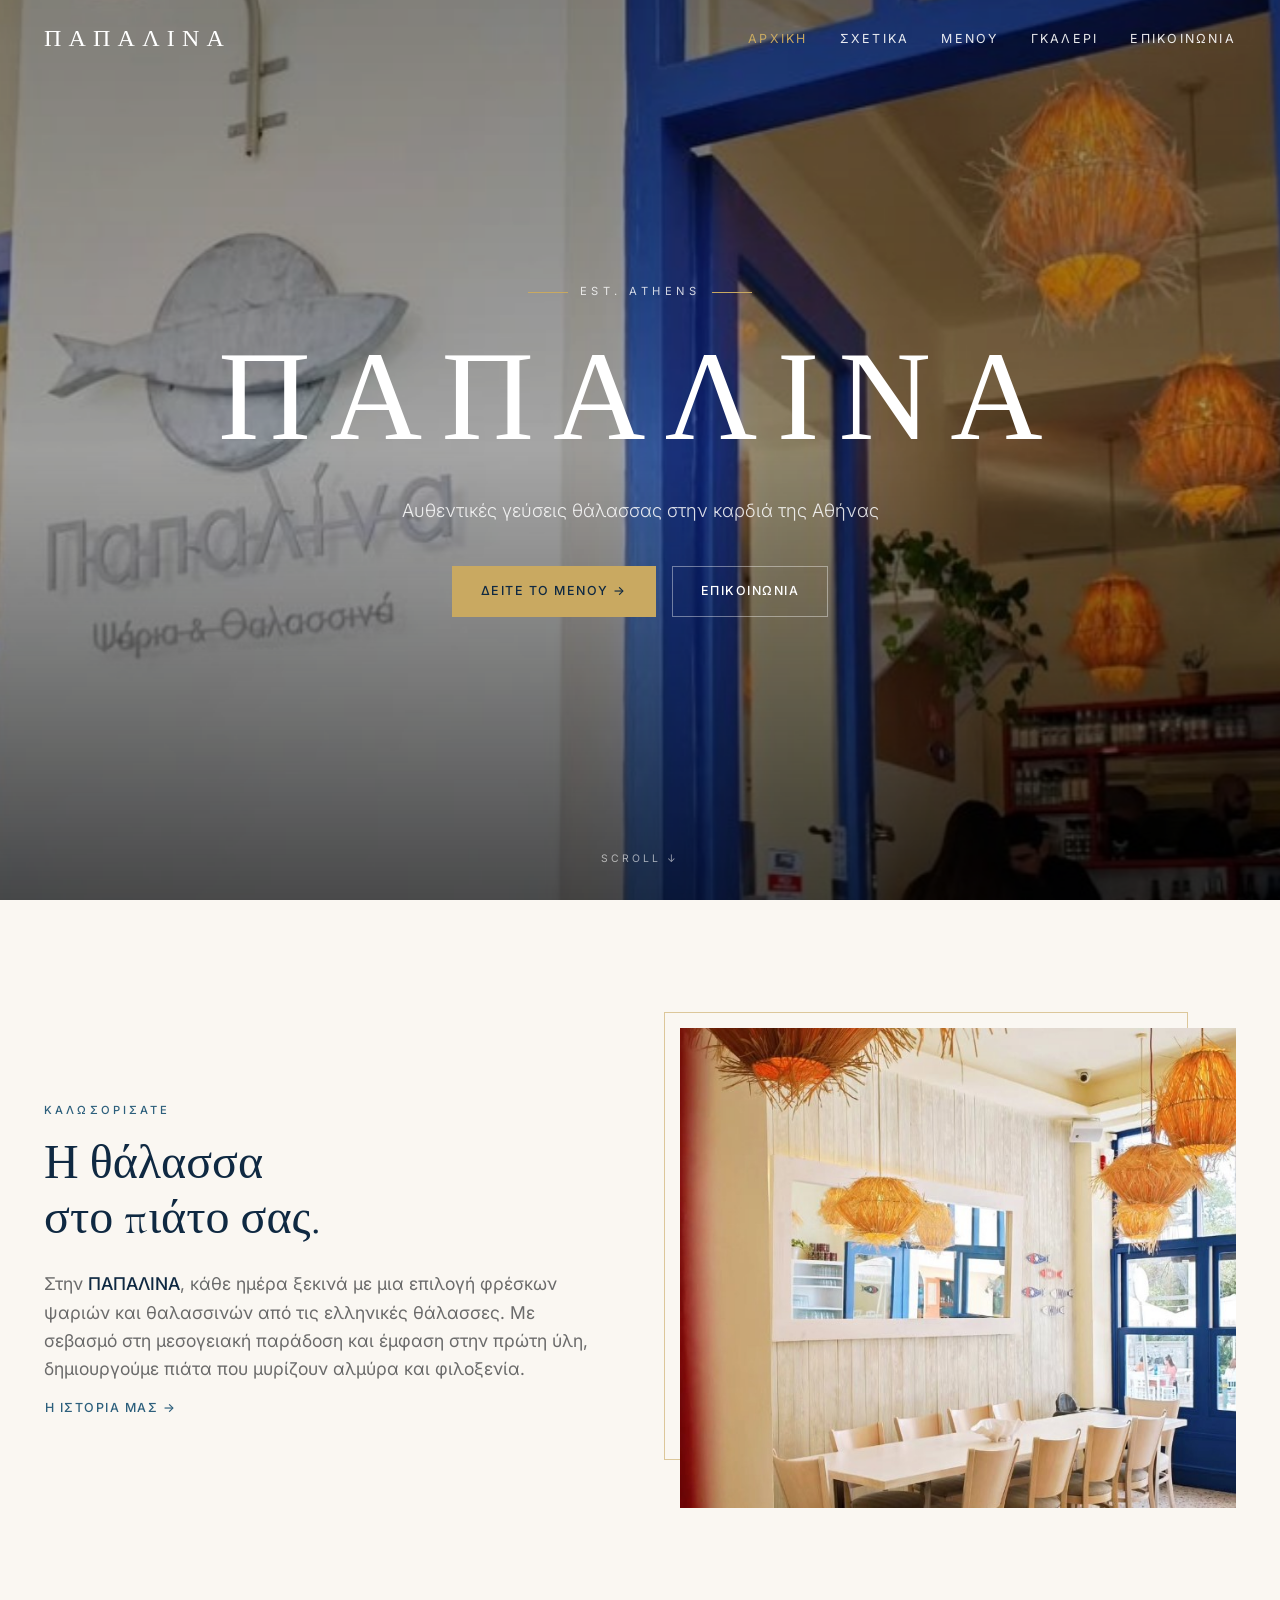
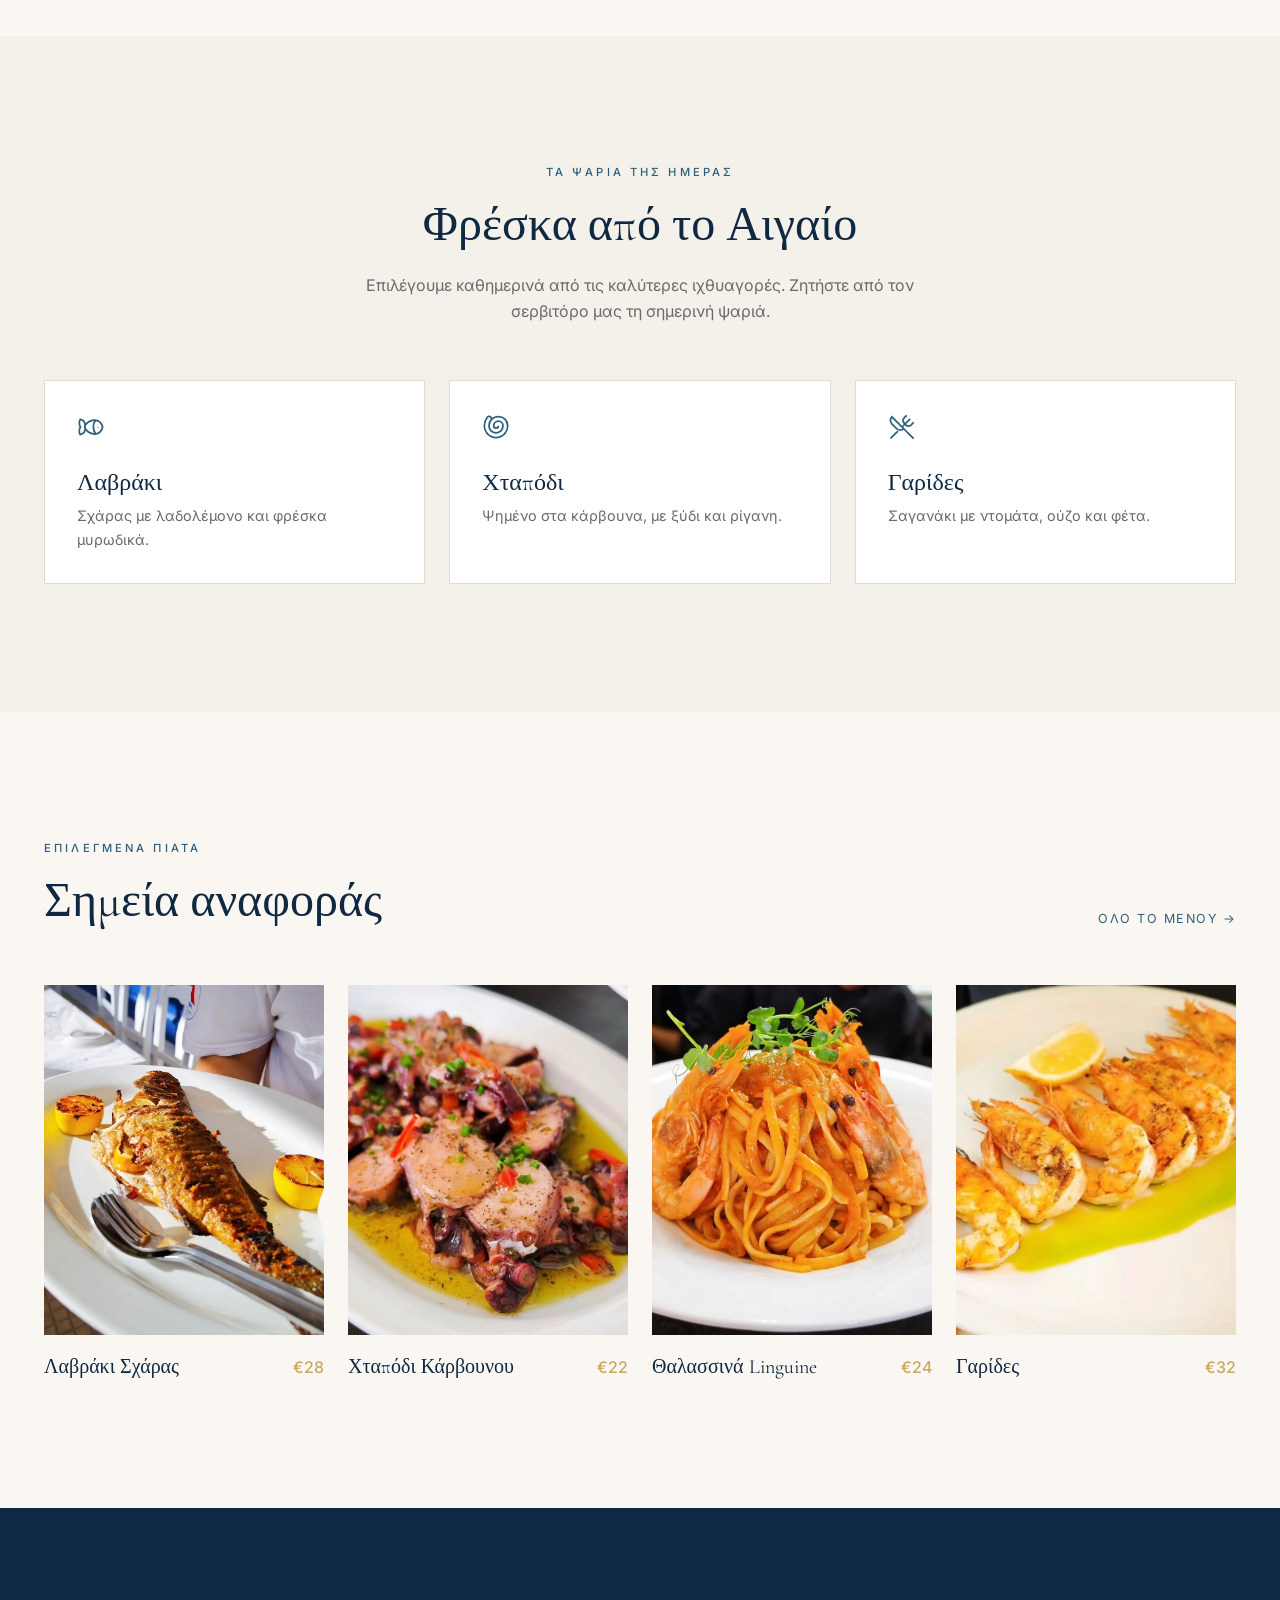
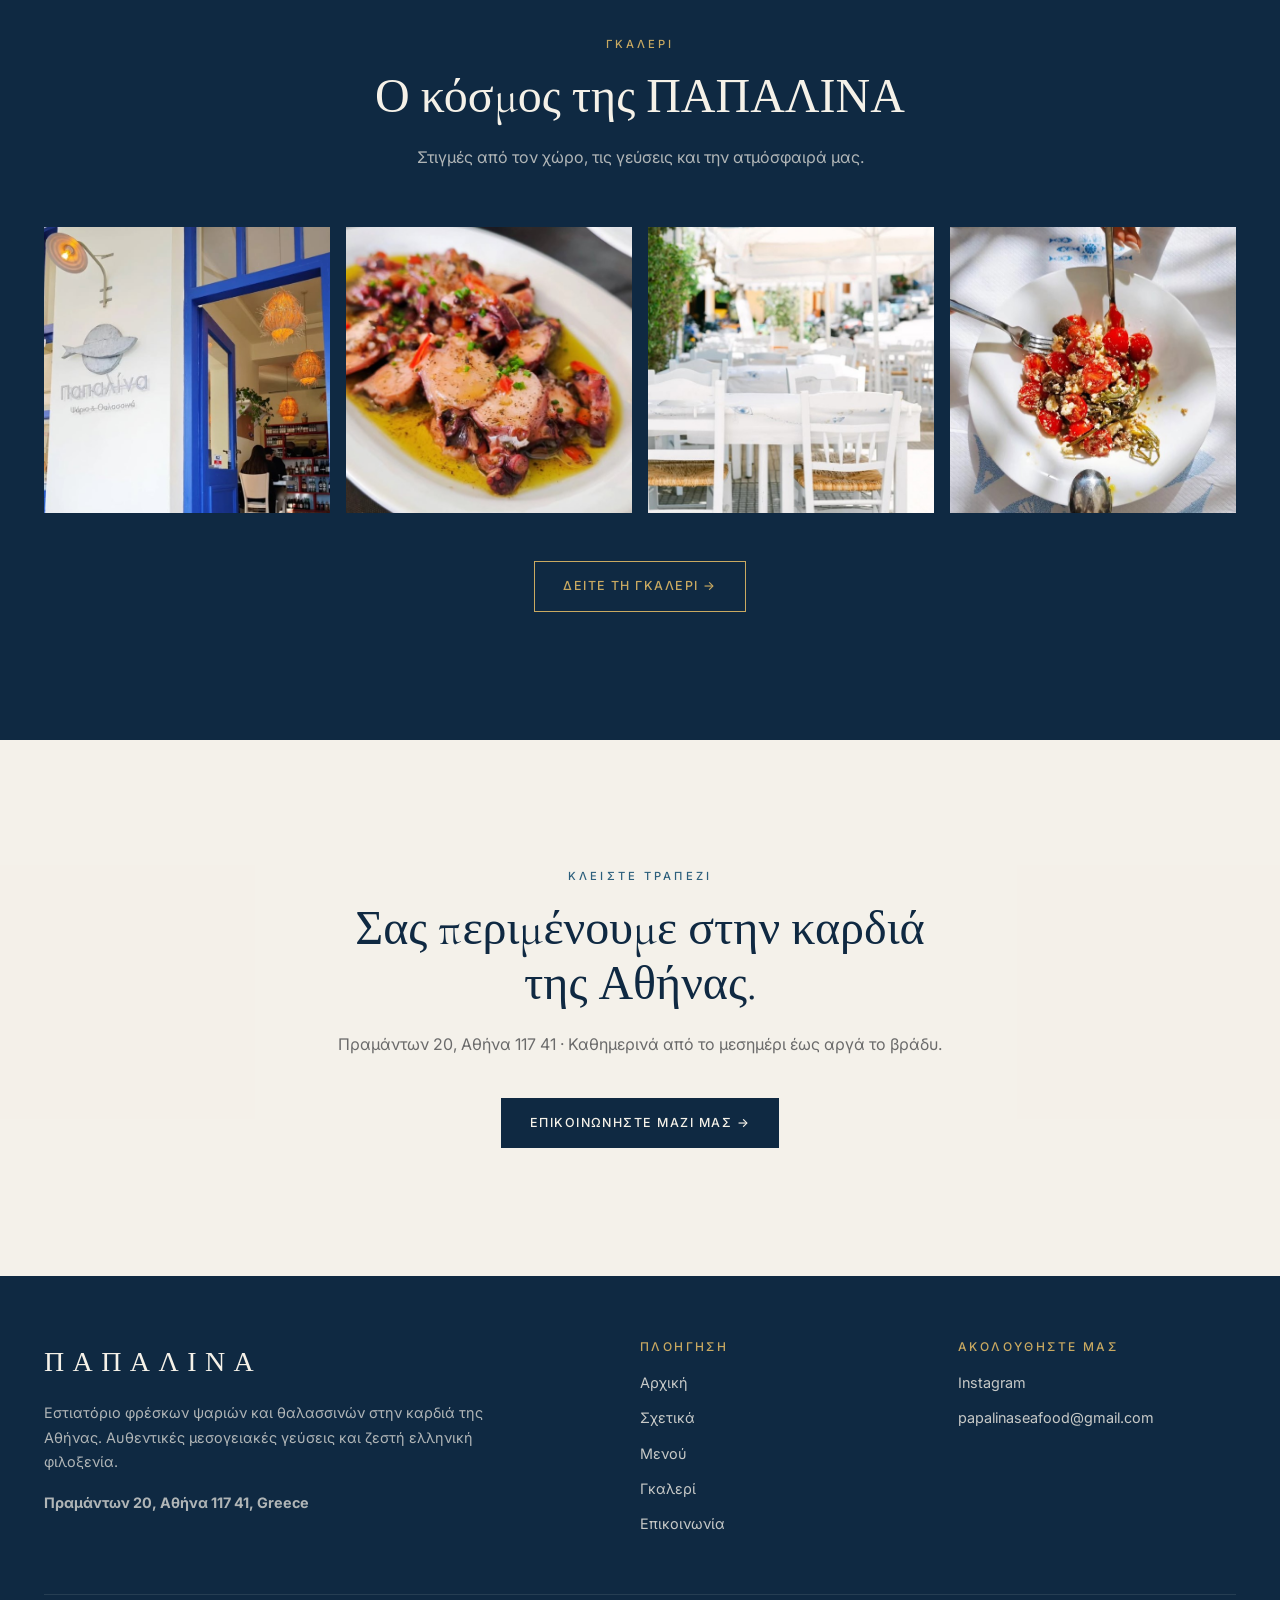
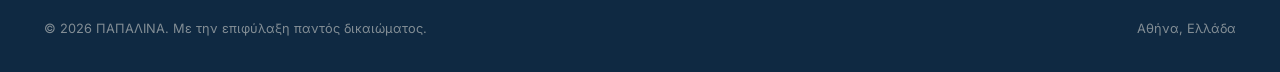
<file: index.html>
<!DOCTYPE html>
<html lang="el">
<head>
<meta charset="UTF-8" />
<meta name="viewport" content="width=device-width, initial-scale=1.0" />
<title>ΠΑΠΑΛΙΝΑ — Εστιατόριο Ψαριών & Θαλασσινών | Αθήνα</title>
<meta name="description" content="Αυθεντικές γεύσεις θάλασσας στην καρδιά της Αθήνας. Φρέσκα ψάρια ημέρας, θαλασσινά και μεσογειακά πιάτα στην ΠΑΠΑΛΙΝΑ." />
<meta property="og:title" content="ΠΑΠΑΛΙΝΑ — Εστιατόριο Ψαριών" />
<meta property="og:description" content="Αυθεντικές γεύσεις θάλασσας στην καρδιά της Αθήνας." />
<meta property="og:image" content="assets/hero-fish.jpg" />
<link rel="preconnect" href="https://fonts.googleapis.com">
<link rel="preconnect" href="https://fonts.gstatic.com" crossorigin>
<link href="https://fonts.googleapis.com/css2?family=Cormorant+Garamond:wght@300;400;500&family=Inter:wght@300;400;500;600&display=swap" rel="stylesheet">
<link rel="stylesheet" href="css/style.css" />
</head>
<body>

<header class="site-header">
  <div class="container">
    <a href="index.html" class="brand">ΠΑΠΑΛΙΝΑ</a>
    <nav class="nav">
      <a href="index.html">Αρχική</a>
      <a href="about.html">Σχετικά</a>
      <a href="menu.html">Μενού</a>
      <a href="gallery.html">Γκαλερί</a>
      <a href="contact.html">Επικοινωνία</a>
    </nav>
    <button class="hamburger" aria-label="Μενού"><span></span><span></span><span></span></button>
  </div>
</header>

<main>
  <!-- HERO -->
  <section class="hero">
    <div class="hero-bg"><img src="assets/hero.jpg" alt="Φρέσκα ψάρια ημέρας στην ΠΑΠΑΛΙΝΑ" class="hero-img" fetchpriority="high" /></div>
    <div class="hero-overlay"></div>
    <div class="hero-content">
      <div class="hero-est animate-fade-up"><span class="line"></span>Est. Athens<span class="line"></span></div>
      <h1 class="font-display animate-fade-up" style="animation-delay:.15s">ΠΑΠΑΛΙΝΑ</h1>
      <p class="animate-fade-up" style="animation-delay:.3s">Αυθεντικές γεύσεις θάλασσας στην καρδιά της Αθήνας</p>
      <div class="hero-actions animate-fade-up" style="animation-delay:.45s">
        <a href="menu.html" class="btn btn-accent">Δείτε το Μενού →</a>
        <a href="contact.html" class="btn btn-outline">Επικοινωνία</a>
      </div>
    </div>
    <div class="scroll-cue">Scroll ↓</div>
  </section>

  <!-- WELCOME -->
  <section>
    <div class="container welcome-grid welcome">
      <div class="reveal">
        <div class="eyebrow">Καλωσορίσατε</div>
        <h2>Η θάλασσα<br>στο πιάτο σας.</h2>
        <p>Στην <strong style="color:var(--primary);font-weight:500">ΠΑΠΑΛΙΝΑ</strong>, κάθε ημέρα ξεκινά με μια επιλογή φρέσκων ψαριών και θαλασσινών από τις ελληνικές θάλασσες. Με σεβασμό στη μεσογειακή παράδοση και έμφαση στην πρώτη ύλη, δημιουργούμε πιάτα που μυρίζουν αλμύρα και φιλοξενία.</p>
        <a href="about.html" class="btn" style="padding-left:0;color:var(--sea)">Η ιστορία μας →</a>
      </div>
      <div class="framed reveal">
        <img src="assets/interior.jpg" alt="Ο χώρος της ΠΑΠΑΛΙΝΑ" />
      </div>
    </div>
  </section>

  <!-- FRESH FISH -->
  <section class="bg-secondary">
    <div class="container">
      <div class="section-head">
        <div class="eyebrow">Τα ψάρια της ημέρας</div>
        <h2>Φρέσκα από το Αιγαίο</h2>
        <p>Επιλέγουμε καθημερινά από τις καλύτερες ιχθυαγορές. Ζητήστε από τον σερβιτόρο μας τη σημερινή ψαριά.</p>
      </div>
      <div class="grid grid-3" style="margin-top:3.5rem">
        <div class="feature-card reveal">
          <svg width="28" height="28" viewBox="0 0 24 24" fill="none" stroke="currentColor" stroke-width="1.5"><path d="M6.5 12c.94-3.46 4.94-6 8.5-6 3.56 0 6.06 2.54 7 6-.94 3.47-3.44 6-7 6s-7.56-2.53-8.5-6Z"/><path d="M18 12v.5"/><path d="M16 17.93a9.77 9.77 0 0 1 0-11.86"/><path d="M7 10.67C7 8 5.58 5.97 2.73 5.5c-1 1.5-1 5 .23 6.5-1.24 1.5-1.24 5-.23 6.5C5.58 18.03 7 16 7 13.33"/></svg>
          <h3>Λαβράκι</h3>
          <p>Σχάρας με λαδολέμονο και φρέσκα μυρωδικά.</p>
        </div>
        <div class="feature-card reveal">
          <svg width="28" height="28" viewBox="0 0 24 24" fill="none" stroke="currentColor" stroke-width="1.5"><path d="M14 11a2 2 0 1 1-4 0 4 4 0 0 1 8 0 6 6 0 0 1-12 0 8 8 0 0 1 16 0 10 10 0 1 1-20 0 11.93 11.93 0 0 1 2.42-7.22 2 2 0 1 1 3.16 2.44"/></svg>
          <h3>Χταπόδι</h3>
          <p>Ψημένο στα κάρβουνα, με ξύδι και ρίγανη.</p>
        </div>
        <div class="feature-card reveal">
          <svg width="28" height="28" viewBox="0 0 24 24" fill="none" stroke="currentColor" stroke-width="1.5"><path d="m16 2-2.3 2.3a3 3 0 0 0 0 4.2l1.8 1.8a3 3 0 0 0 4.2 0L22 8"/><path d="M15 15 3.3 3.3a4.2 4.2 0 0 0 0 6L7.5 13.5a4.2 4.2 0 0 0 6 0L15 15Zm0 0 7 7"/><path d="m2.1 21.8 6.4-6.3"/><path d="m19 5-7 7"/></svg>
          <h3>Γαρίδες</h3>
          <p>Σαγανάκι με ντομάτα, ούζο και φέτα.</p>
        </div>
      </div>
    </div>
  </section>

  <!-- FEATURED DISHES -->
  <section>
    <div class="container">
      <div style="display:flex;flex-wrap:wrap;align-items:flex-end;justify-content:space-between;gap:1.5rem;margin-bottom:3.5rem">
        <div>
          <div class="eyebrow">Επιλεγμένα πιάτα</div>
          <h2 style="font-size:clamp(2rem,4vw,3rem);margin-top:1rem">Σημεία αναφοράς</h2>
        </div>
        <a href="menu.html" style="color:var(--sea);font-size:.78rem;letter-spacing:.12em;text-transform:uppercase">Όλο το μενού →</a>
      </div>
      <div class="grid grid-4">
        <article class="dish-card reveal"><div class="img-wrap"><img src="assets/dish-seabass.jpg" alt="Λαβράκι Σχάρας"/></div><div class="dish-meta"><h3>Λαβράκι Σχάρας</h3><span class="price">€28</span></div></article>
        <article class="dish-card reveal"><div class="img-wrap"><img src="assets/dish-octopus.jpg" alt="Χταπόδι Κάρβουνου"/></div><div class="dish-meta"><h3>Χταπόδι Κάρβουνου</h3><span class="price">€22</span></div></article>
        <article class="dish-card reveal"><div class="img-wrap"><img src="assets/dish-pasta.jpg" alt="Θαλασσινά Linguine"/></div><div class="dish-meta"><h3>Θαλασσινά Linguine</h3><span class="price">€24</span></div></article>
        <article class="dish-card reveal"><div class="img-wrap"><img src="assets/dish-shrimp.jpg" alt="Γαρίδες Ωμές"/></div><div class="dish-meta"><h3>Γαρίδες </h3><span class="price">€32</span></div></article>
      </div>
    </div>
  </section>

  <!-- GALLERY PREVIEW -->
  <section class="bg-primary">
    <div class="container">
      <div class="section-head">
        <div class="eyebrow">Γκαλερί</div>
        <h2>Ο κόσμος της ΠΑΠΑΛΙΝΑ</h2>
        <p>Στιγμές από τον χώρο, τις γεύσεις και την ατμόσφαιρά μας.</p>
      </div>
      <div class="gallery-preview">
        <div><img src="assets/hero.jpg" alt=""/></div>
        <div><img src="assets/dish-octopus.jpg" alt=""/></div>
        <div><img src="assets/exterior.jpg" alt=""/></div>
        <div><img src="assets/dish-salad.jpg" alt=""/></div>
      </div>
      <div style="text-align:center;margin-top:3rem">
        <a href="gallery.html" class="btn btn-ghost-accent">Δείτε τη γκαλερί →</a>
      </div>
    </div>
  </section>

  <!-- CONTACT CTA -->
  <section class="bg-secondary">
    <div class="container" style="text-align:center">
      <div class="eyebrow">Κλείστε τραπέζι</div>
      <h2 style="font-size:clamp(2rem,4vw,3rem);margin-top:1rem;max-width:36rem;margin-left:auto;margin-right:auto">Σας περιμένουμε στην καρδιά της Αθήνας.</h2>
      <p style="margin-top:1.25rem;color:var(--muted-foreground)"> Πραμάντων 20, Αθήνα 117 41 · Καθημερινά από το μεσημέρι έως αργά το βράδυ.</p>
      <a href="contact.html" class="btn btn-primary" style="margin-top:2.5rem">Επικοινωνήστε μαζί μας →</a>
    </div>
  </section>
</main>

<!--FOOTER-->
<footer class="site-footer">
  <div class="container">
    <div class="footer-grid">
      <div class="footer-brand">
        <div class="brand-name">ΠΑΠΑΛΙΝΑ</div>
        <p>Εστιατόριο φρέσκων ψαριών και θαλασσινών στην καρδιά της Αθήνας. Αυθεντικές μεσογειακές γεύσεις και ζεστή ελληνική φιλοξενία.</p>
        <p style="margin-top:1rem"><strong> Πραμάντων 20, Αθήνα 117 41, Greece</strong></p>
      </div>
      <div class="footer-col">
        <h4>Πλοήγηση</h4>
        <ul>
          <li><a href="index.html">Αρχική</a></li>
          <li><a href="about.html">Σχετικά</a></li>
          <li><a href="menu.html">Μενού</a></li>
          <li><a href="gallery.html">Γκαλερί</a></li>
          <li><a href="contact.html">Επικοινωνία</a></li>
        </ul>
      </div>
      <div class="footer-col">
        <h4>Ακολουθήστε μας</h4>
        <ul>
          <li><a href="https://www.instagram.com/papalina.seafood/" target="_blank" rel="noopener">Instagram</a></li>
          <li><a href="mailto:papalinaseafood@gmail.com">papalinaseafood@gmail.com</a></li>
        </ul>
      </div>
    </div>
    <div class="footer-bottom">
      <div>© <span id="year"></span> ΠΑΠΑΛΙΝΑ. Με την επιφύλαξη παντός δικαιώματος.</div>
      <div>Αθήνα, Ελλάδα</div>
    </div>
  </div>
</footer>

<script src="js/main.js"></script>
</body>
</html>
</file>
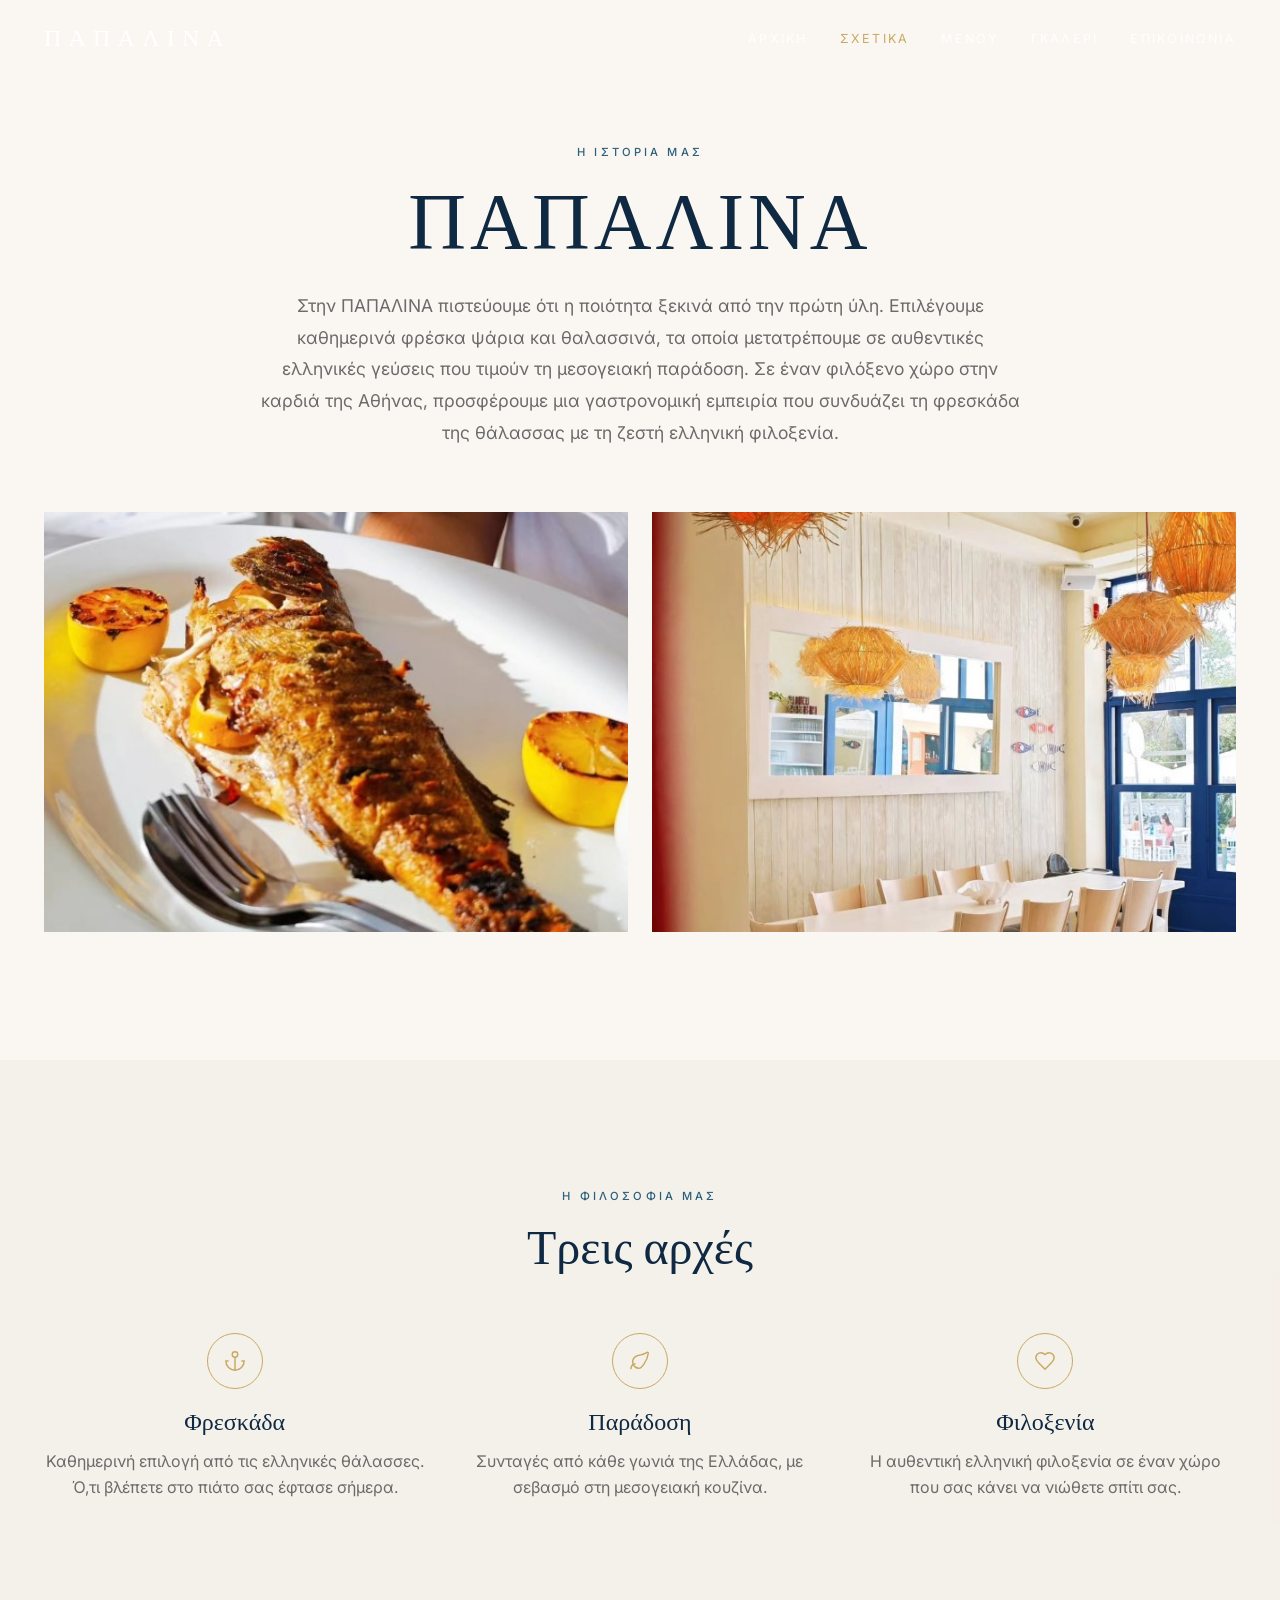
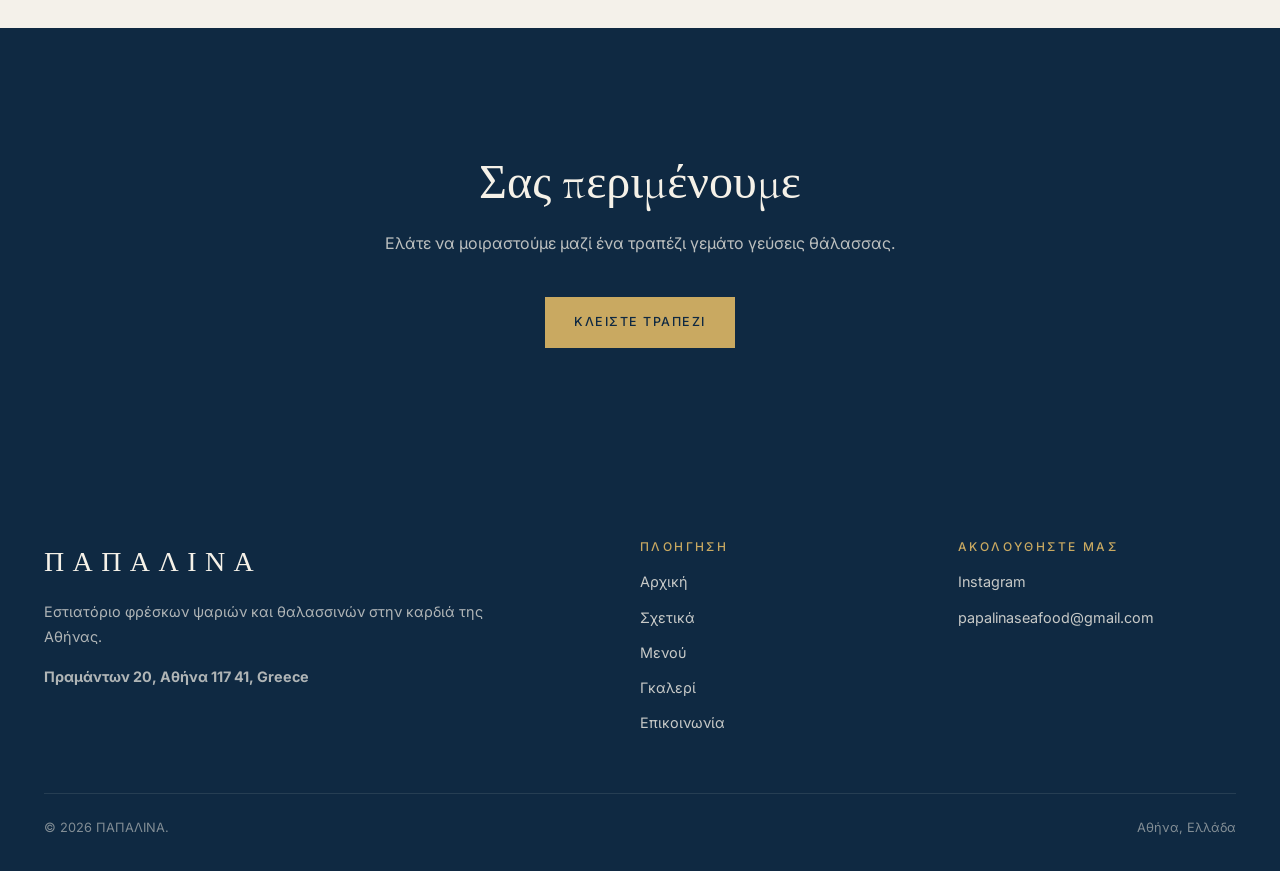
<file: about.html>
<!DOCTYPE html>
<html lang="el">
<head>
<meta charset="UTF-8" />
<meta name="viewport" content="width=device-width, initial-scale=1.0" />
<title>Σχετικά — ΠΑΠΑΛΙΝΑ | Η ιστορία μας</title>
<meta name="description" content="Η φιλοσοφία και η ιστορία της ΠΑΠΑΛΙΝΑ: φρέσκα ψάρια, μεσογειακή παράδοση και ζεστή ελληνική φιλοξενία στην Αθήνα." />
<link rel="preconnect" href="https://fonts.googleapis.com"><link rel="preconnect" href="https://fonts.gstatic.com" crossorigin>
<link href="https://fonts.googleapis.com/css2?family=Cormorant+Garamond:wght@300;400;500&family=Inter:wght@300;400;500;600&display=swap" rel="stylesheet">
<link rel="stylesheet" href="css/style.css" />
</head>
<body>

<header class="site-header scrolled">
  <div class="container">
    <a href="index.html" class="brand">ΠΑΠΑΛΙΝΑ</a>
    <nav class="nav">
        <a href="index.html">Αρχική</a><a href="about.html">Σχετικά</a><a href="menu.html">Μενού</a><a href="gallery.html">Γκαλερί</a><a href="contact.html">Επικοινωνία</a>
    </nav>
    
    <button class="hamburger" aria-label="Μενού"><span></span><span></span><span></span></button>
  </div>
</header>

<main>
  <section class="page-header">
    <div class="container">
      <div class="eyebrow">Η ιστορία μας</div>
      <h1 class="font-display">ΠΑΠΑΛΙΝΑ</h1>
      <p style="font-size:1.1rem;line-height:1.8;max-width:48rem">Στην ΠΑΠΑΛΙΝΑ πιστεύουμε ότι η ποιότητα ξεκινά από την πρώτη ύλη. Επιλέγουμε καθημερινά φρέσκα ψάρια και θαλασσινά, τα οποία μετατρέπουμε σε αυθεντικές ελληνικές γεύσεις που τιμούν τη μεσογειακή παράδοση. Σε έναν φιλόξενο χώρο στην καρδιά της Αθήνας, προσφέρουμε μια γαστρονομική εμπειρία που συνδυάζει τη φρεσκάδα της θάλασσας με τη ζεστή ελληνική φιλοξενία.</p>
    </div>
  </section>

  <section style="padding-top:0">
    <div class="container grid grid-2">
      <img src="assets/dish-seabass.jpg" alt="Φρέσκα ψάρια" style="width:100%;height:420px;object-fit:cover" class="reveal"/>
      <img src="assets/interior.jpg" alt="Ο χώρος μας" style="width:100%;height:420px;object-fit:cover" class="reveal"/>
    </div>
  </section>

  <section class="bg-secondary">
    <div class="container">
      <div class="section-head">
        <div class="eyebrow">Η φιλοσοφία μας</div>
        <h2>Τρεις αρχές</h2>
      </div>
      <div class="grid grid-3" style="margin-top:3.5rem;text-align:center">
        <div class="reveal">
          <div style="display:inline-grid;width:56px;height:56px;place-items:center;border-radius:50%;border:1px solid var(--accent);color:var(--accent)">
            <svg width="22" height="22" viewBox="0 0 24 24" fill="none" stroke="currentColor" stroke-width="1.6"><circle cx="12" cy="5" r="3"/><line x1="12" y1="22" x2="12" y2="8"/><path d="M5 12H2a10 10 0 0 0 20 0h-3"/></svg>
          </div>
          <h3 style="margin-top:1.25rem;font-size:1.5rem">Φρεσκάδα</h3>
          <p style="margin-top:.75rem;color:var(--muted-foreground)">Καθημερινή επιλογή από τις ελληνικές θάλασσες. Ό,τι βλέπετε στο πιάτο σας έφτασε σήμερα.</p>
        </div>
        <div class="reveal">
          <div style="display:inline-grid;width:56px;height:56px;place-items:center;border-radius:50%;border:1px solid var(--accent);color:var(--accent)">
            <svg width="22" height="22" viewBox="0 0 24 24" fill="none" stroke="currentColor" stroke-width="1.6"><path d="M11 20A7 7 0 0 1 9.8 6.1C15.5 5 17 4.48 19.2 2.96a1 1 0 0 1 1.8.86C19.74 13.04 13 20 11 20Z"/><path d="M2 21c0-3 1.85-5.36 5.08-6"/></svg>
          </div>
          <h3 style="margin-top:1.25rem;font-size:1.5rem">Παράδοση</h3>
          <p style="margin-top:.75rem;color:var(--muted-foreground)">Συνταγές από κάθε γωνιά της Ελλάδας, με σεβασμό στη μεσογειακή κουζίνα.</p>
        </div>
        <div class="reveal">
          <div style="display:inline-grid;width:56px;height:56px;place-items:center;border-radius:50%;border:1px solid var(--accent);color:var(--accent)">
            <svg width="22" height="22" viewBox="0 0 24 24" fill="none" stroke="currentColor" stroke-width="1.6"><path d="M19 14c1.49-1.46 3-3.21 3-5.5A5.5 5.5 0 0 0 16.5 3c-1.76 0-3 .5-4.5 2-1.5-1.5-2.74-2-4.5-2A5.5 5.5 0 0 0 2 8.5c0 2.29 1.51 4.04 3 5.5l7 7Z"/></svg>
          </div>
          <h3 style="margin-top:1.25rem;font-size:1.5rem">Φιλοξενία</h3>
          <p style="margin-top:.75rem;color:var(--muted-foreground)">Η αυθεντική ελληνική φιλοξενία σε έναν χώρο που σας κάνει να νιώθετε σπίτι σας.</p>
        </div>
      </div>
    </div>
  </section>

  <section class="bg-primary" style="text-align:center">
    <div class="container">
      <h2 style="font-size:clamp(2rem,4vw,3rem)">Σας περιμένουμε</h2>
      <p style="margin-top:1.25rem;color:rgba(245,241,232,.75)">Ελάτε να μοιραστούμε μαζί ένα τραπέζι γεμάτο γεύσεις θάλασσας.</p>
      <a href="contact.html" class="btn btn-accent" style="margin-top:2.5rem">Κλείστε τραπέζι</a>
    </div>
  </section>
</main>

<footer class="site-footer">
  <div class="container">
    <div class="footer-grid">
      <div class="footer-brand">
        <div class="brand-name">ΠΑΠΑΛΙΝΑ</div>
        <p>Εστιατόριο φρέσκων ψαριών και θαλασσινών στην καρδιά της Αθήνας.</p>
        <p style="margin-top:1rem"><strong> Πραμάντων 20, Αθήνα 117 41, Greece</strong></p>
      </div>
      <div class="footer-col"><h4>Πλοήγηση</h4><ul><li><a href="index.html">Αρχική</a></li><li><a href="about.html">Σχετικά</a></li><li><a href="menu.html">Μενού</a></li><li><a href="gallery.html">Γκαλερί</a></li><li><a href="contact.html">Επικοινωνία</a></li></ul></div>
      <div class="footer-col"><h4>Ακολουθήστε μας</h4><ul><li><a href="https://www.instagram.com/papalina.seafood/" target="_blank" rel="noopener">Instagram</a></li><li><a href="mailto:papalinaseafood@gmail.com">papalinaseafood@gmail.com</a></li></ul></div>
    </div>
    <div class="footer-bottom"><div>© <span id="year"></span> ΠΑΠΑΛΙΝΑ.</div><div>Αθήνα, Ελλάδα</div></div>
  </div>
</footer>

<script src="js/main.js"></script>
</body>
</html>
</file>
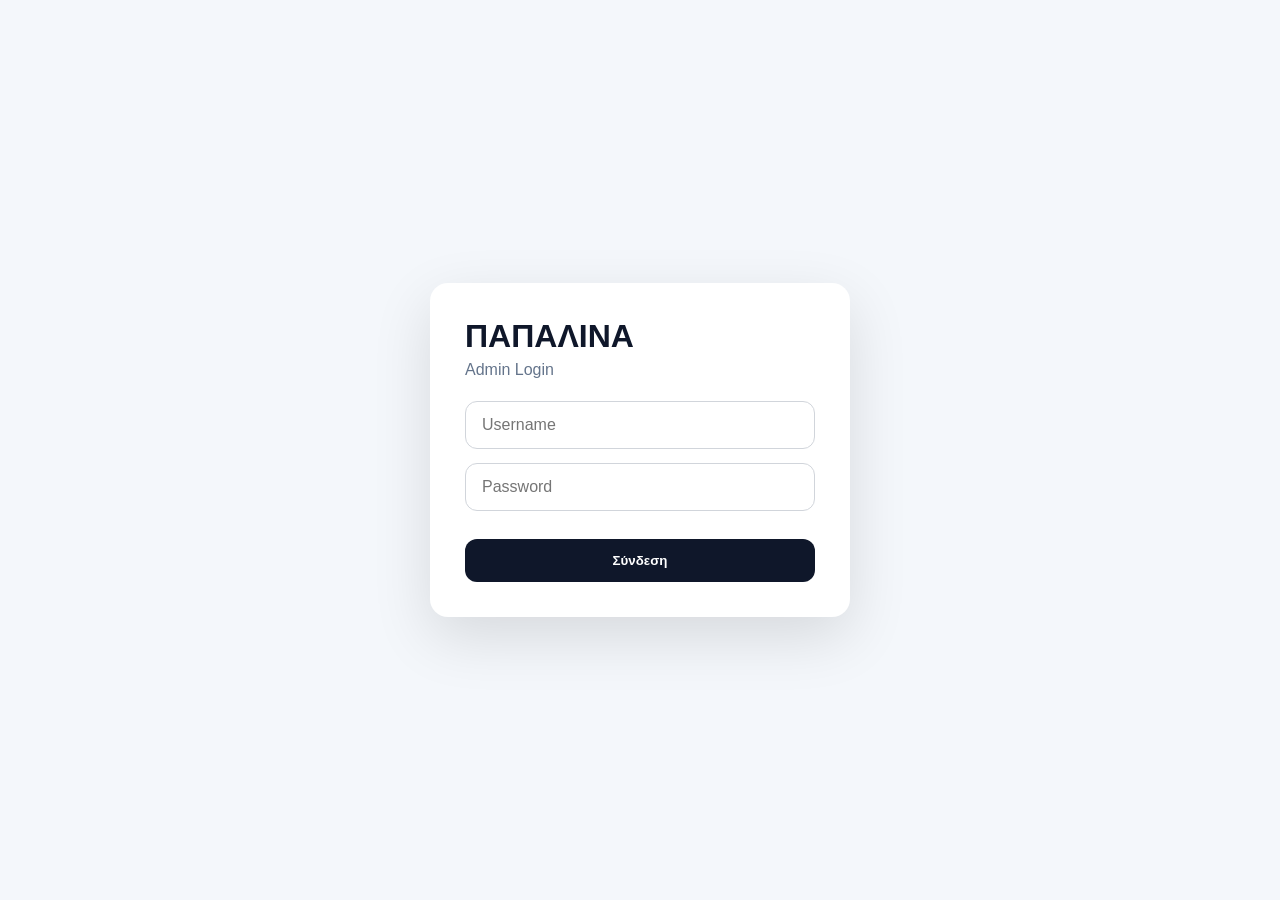
<file: admin-login.html>
<!DOCTYPE html>
<html lang="el">
<head>
  <meta charset="UTF-8">
  <meta name="viewport" content="width=device-width, initial-scale=1.0">
  <title>Admin Login - ΠΑΠΑΛΙΝΑ</title>
  <link rel="stylesheet" href="css/admin.css">
</head>
<body>

  <main class="login-page">
    <form id="loginForm" class="login-box">
      <h1>ΠΑΠΑΛΙΝΑ</h1>
      <p>Admin Login</p>

      <input id="username" type="text" placeholder="Username" required>
      <input id="password" type="password" placeholder="Password" required>

      <p id="loginMessage"></p>

      <button type="submit">Σύνδεση</button>
    </form>
  </main>

  <script src="js/login.js"></script>
</body>
</html>
</file>
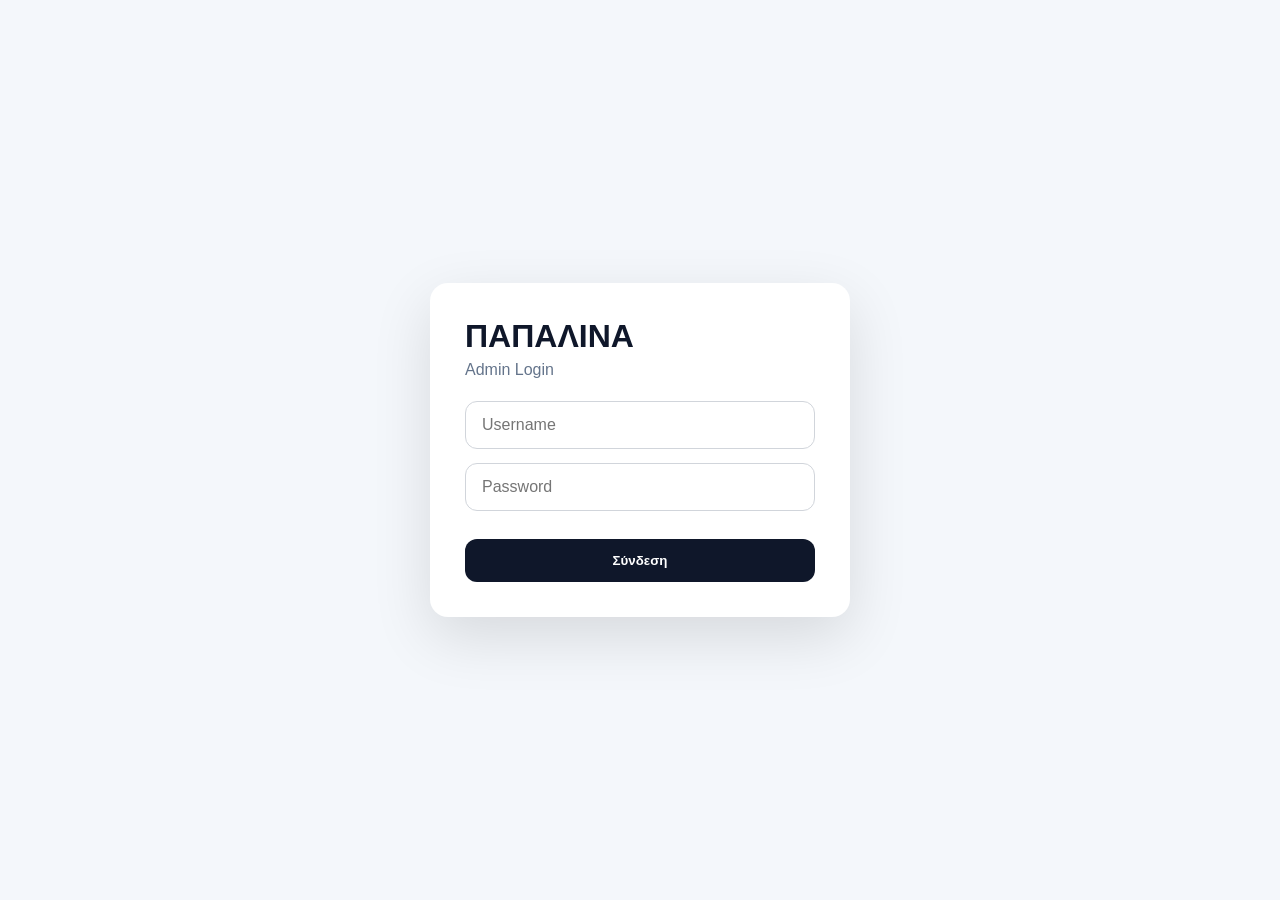
<file: admin.html>
<!DOCTYPE html>
<html lang="el">
<head>
  <meta charset="UTF-8">
  <meta name="viewport" content="width=device-width, initial-scale=1.0">
<link rel="manifest" href="/manifest.json">

<meta name="theme-color" content="#0b1220">

<meta name="apple-mobile-web-app-capable" content="yes">
<meta name="apple-mobile-web-app-status-bar-style" content="black-translucent">
<meta name="apple-mobile-web-app-title" content="ΠΑΠΑΛΙΝΑ">

  <title>ΠΑΠΑΛΙΝΑ Reservations</title>
  <link rel="stylesheet" href="css/admin.css">
</head>
<body>

  <main class="admin-page">

    <header class="admin-header">
      <div>
        <h1>ΠΑΠΑΛΙΝΑ</h1>
        <p>Reservations Dashboard</p>
      </div>

      <div class="system-status">
        <span></span>
        Connected
      </div>

      <button id="openAddReservation" class="add-reservation-btn">
    + Νέα Κράτηση
</button>

<button id="enableNotificationsBtn" class="notification-btn">
    🔔 Ενεργοποίηση ειδοποιήσεων
</button>

<button id="logoutBtn" class="logout-btn">
    Αποσύνδεση
</button>

    </header>

<section class="admin-filters">
   <button class="filter-btn active" data-filter="today">Σήμερα</button>
<button class="filter-btn" data-filter="pending">Σε αναμονή</button>
<button class="filter-btn" data-filter="confirmed">Επιβεβαιωμένες</button>
<button class="filter-btn" data-filter="cancelled">Ακυρωμένες</button>
<button class="filter-btn" data-filter="history">Ιστορικό</button>
</section>
<div class="admin-search">
    <input 
        type="text" 
        id="searchInput" 
        placeholder="Αναζήτηση με όνομα ή τηλέφωνο..."
    >
</div>

<section class="reservations-section">

    <h2>Κρατήσεις</h2>

    <div class="table-wrapper">

        <table class="reservations-table">

            <thead>

                <tr>

                    <th>Όνομα</th>

                    <th>Ημερομηνία</th>

                    <th>Ώρα</th>

                    <th>Άτομα</th>

                    <th>Τηλέφωνο</th>

                    <th>Κατάσταση</th>

                    <th>Ενέργειες</th>

                </tr>

            </thead>

            <tbody id="reservationsBody">

            </tbody>

        </table>

    </div>

</section>

<section class="stats-grid">

    <div class="stat-card">
        <h2 id="totalReservations">0</h2>
        <p>Συνολικές Κρατήσεις</p>
    </div>

    <div class="stat-card">
        <h2 id="pendingReservations">0</h2>
        <p>Σε Αναμονή</p>
    </div>

    <div class="stat-card">
        <h2 id="confirmedReservations">0</h2>
        <p>Επιβεβαιωμένες</p>
    </div>

    <div class="stat-card">
        <h2 id="cancelledReservations">0</h2>
        <p>Ακυρωμένες</p>
    </div>

</section>
  </main>

  <div id="reservationModal" class="modal-overlay">
    <div class="modal-box">
        <h2>Νέα Κράτηση</h2>

        <form id="adminReservationForm">
            <input type="text" id="adminFirstName" placeholder="Όνομα" required>
            <input type="text" id="adminLastName" placeholder="Επίθετο" required>
            <input type="tel" id="adminPhone" placeholder="Τηλέφωνο" required>
            <input type="date" id="adminDate" required>

            <select id="adminTime" required>
                <option value="">Επιλέξτε ώρα</option>
                <option value="14:00">14:00</option>
                <option value="14:30">14:30</option>
                <option value="15:00">15:00</option>
                <option value="15:30">15:30</option>
                <option value="16:00">16:00</option>
                <option value="16:30">16:30</option>
                <option value="17:00">17:00</option>
                <option value="17:30">17:30</option>
                <option value="18:00">18:00</option>
                <option value="18:30">18:30</option>
                <option value="19:00">19:00</option>
                <option value="19:30">19:30</option>
                <option value="20:00">20:00</option>
                <option value="20:30">20:30</option>
                <option value="21:00">21:00</option>
                <option value="21:30">21:30</option>
                <option value="22:00">22:00</option>
                <option value="22:30">22:30</option>
            </select>

            <select id="adminPeople" required>
                <option value="">Άτομα</option>
                <option value="1">1 άτομο</option>
                <option value="2">2 άτομα</option>
                <option value="3">3 άτομα</option>
                <option value="4">4 άτομα</option>
                <option value="5">5 άτομα</option>
                <option value="6">6 άτομα</option>
                <option value="7">7 άτομα</option>
                <option value="8">8 άτομα</option>
                <option value="9">9 άτομα</option>
                <option value="10">10 άτομα</option>
                <option value="11">11 άτομα</option>
                <option value="12">12 άτομα</option>
            </select>

            <p id="adminFormMessage"></p>

            <div class="modal-actions">
                <button type="button" id="closeReservationModal" class="btn-cancel">
                    Άκυρο
                </button>
                <button type="submit" class="btn-save">
                    Αποθήκευση
                </button>
            </div>
        </form>
    </div>
</div>

  <script src="js/admin.js"></script>
  <script type="module" src="js/notifications.js"></script>
</body>
</html>
</file>
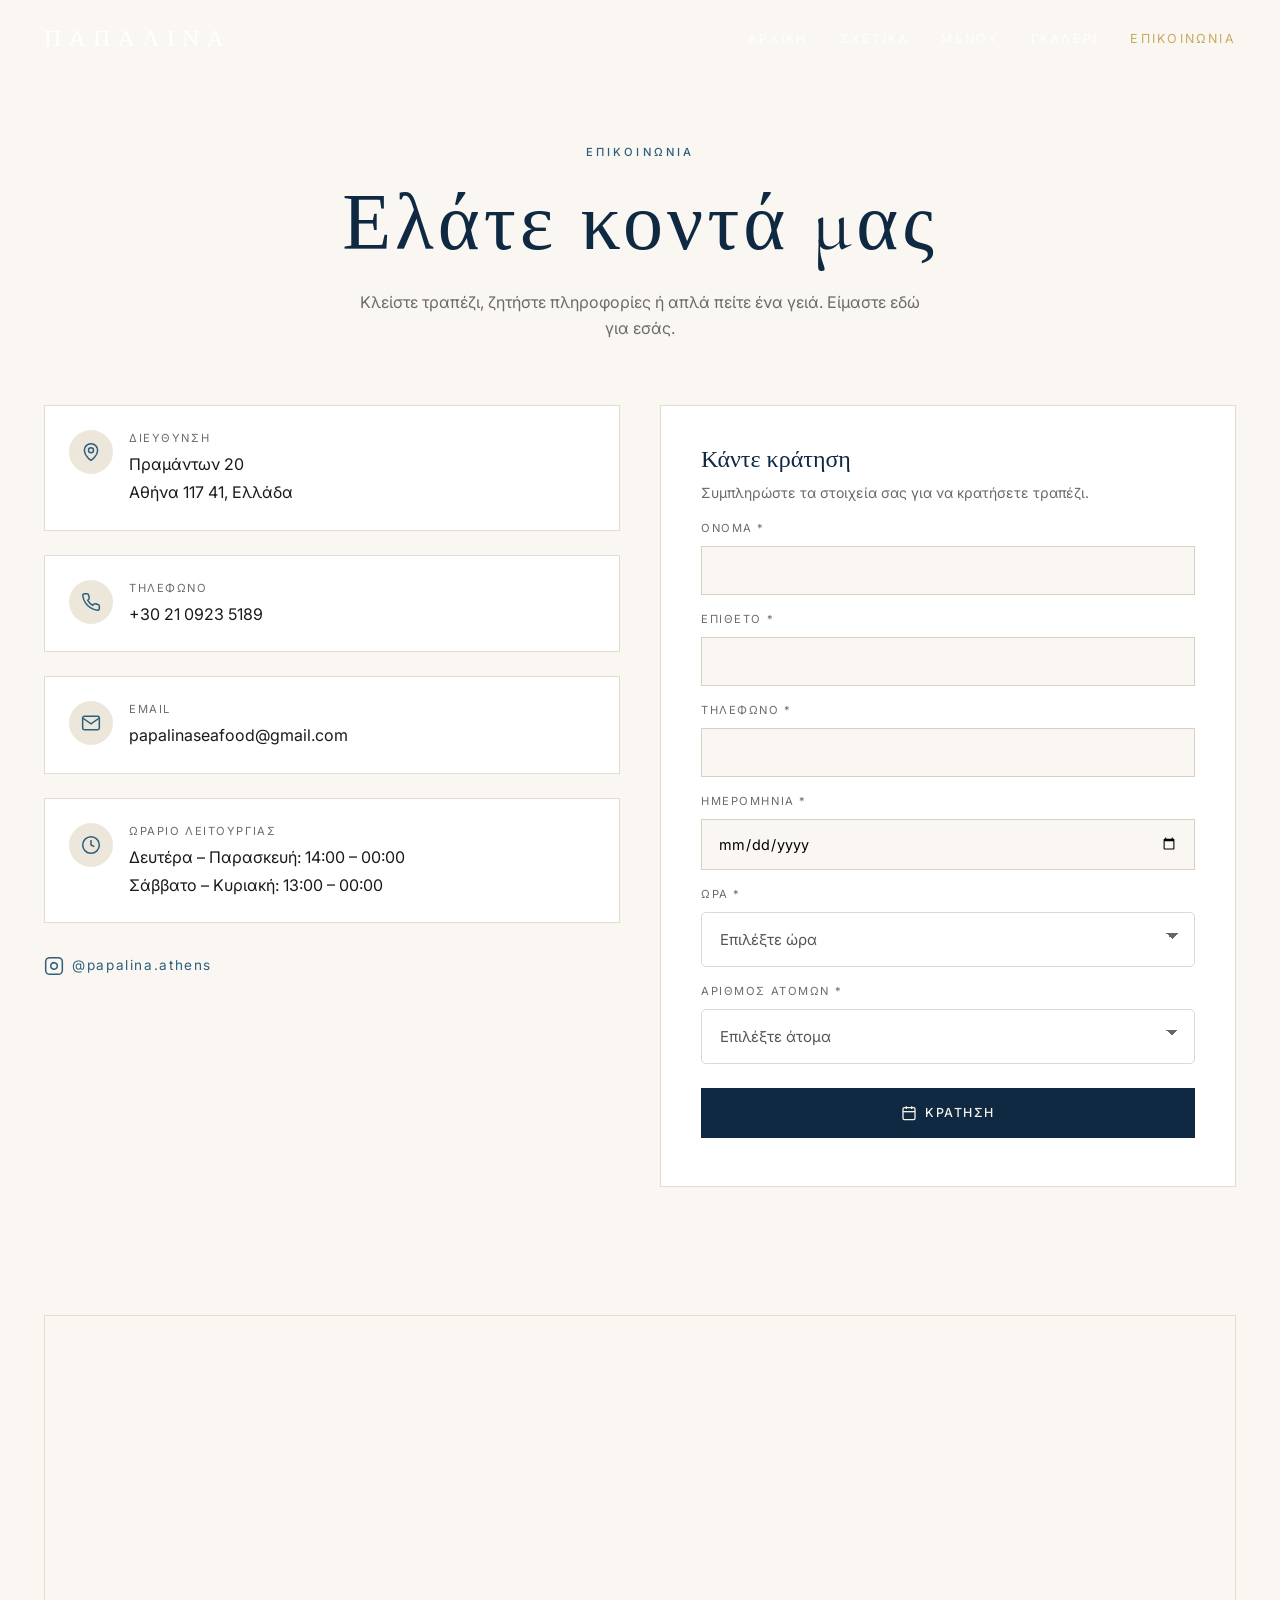
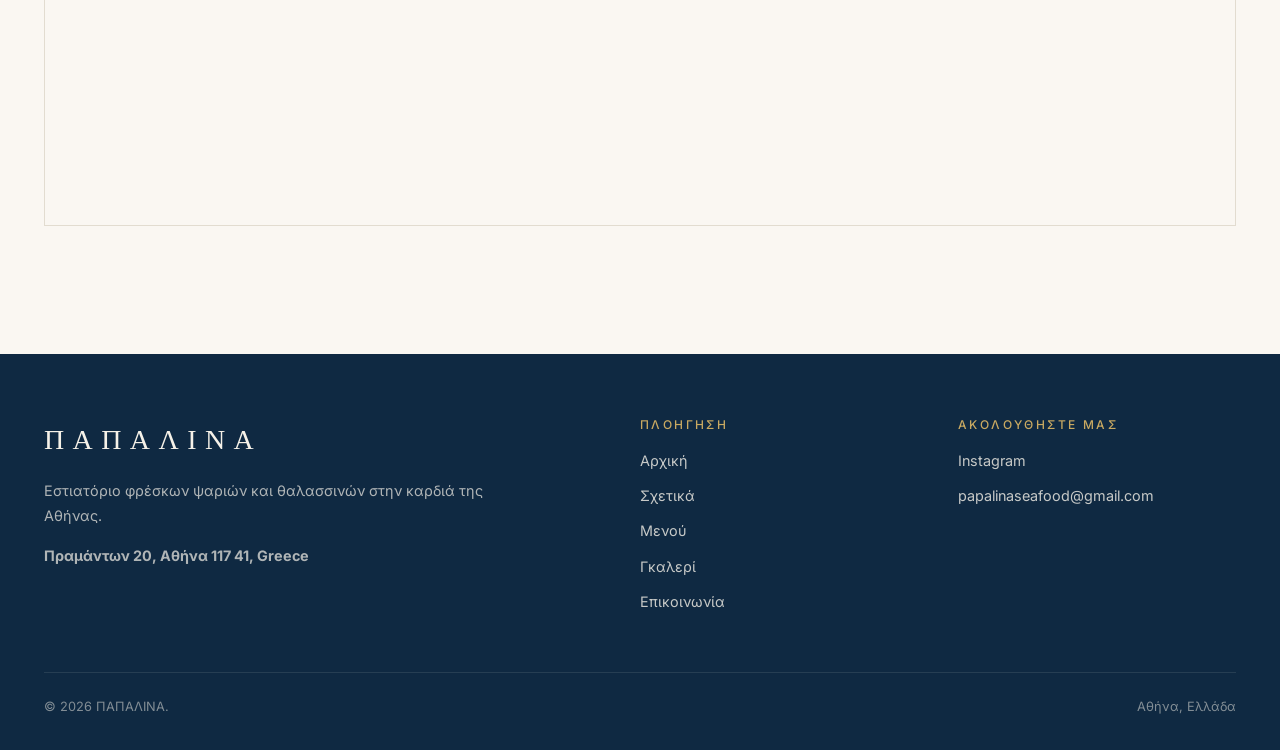
<file: contact.html>
<!DOCTYPE html>
<html lang="el">
<head>
<meta charset="UTF-8" />
<meta name="viewport" content="width=device-width, initial-scale=1.0" />
<title>Επικοινωνία — ΠΑΠΑΛΙΝΑ | Αθήνα</title>
<meta name="description" content="Επικοινωνήστε με την ΠΑΠΑΛΙΝΑ. Διεύθυνση: Pramanton 20, Αθήνα 117 41. Τηλέφωνο, email, ωράριο και φόρμα επικοινωνίας." />
<link rel="preconnect" href="https://fonts.googleapis.com"><link rel="preconnect" href="https://fonts.gstatic.com" crossorigin>
<link href="https://fonts.googleapis.com/css2?family=Cormorant+Garamond:wght@300;400;500&family=Inter:wght@300;400;500;600&display=swap" rel="stylesheet">
<link rel="stylesheet" href="css/style.css" />
</head>
<body>

<header class="site-header scrolled">
  <div class="container">
    <a href="index.html" class="brand">ΠΑΠΑΛΙΝΑ</a>
    <nav class="nav">
      <a href="index.html">Αρχική</a><a href="about.html">Σχετικά</a><a href="menu.html">Μενού</a><a href="gallery.html">Γκαλερί</a><a href="contact.html">Επικοινωνία</a>
    </nav>
    
    <button class="hamburger" aria-label="Μενού"><span></span><span></span><span></span></button>
  </div>
</header>

<main>
  <section class="page-header">
    <div class="container">
      <div class="eyebrow">Επικοινωνία</div>
      <h1 class="font-display">Ελάτε κοντά μας</h1>
      <p>Κλείστε τραπέζι, ζητήστε πληροφορίες ή απλά πείτε ένα γειά. Είμαστε εδώ για εσάς.</p>
    </div>
  </section>

  <section style="padding-top:0">
    <div class="container contact-grid">
      <div>
        <div class="info-card">
          <div class="info-icon"><svg width="20" height="20" viewBox="0 0 24 24" fill="none" stroke="currentColor" stroke-width="1.8"><path d="M20 10c0 7-8 12-8 12s-8-5-8-12a8 8 0 0 1 16 0Z"/><circle cx="12" cy="10" r="3"/></svg></div>
          <div><div class="label">Διεύθυνση</div><div class="value"><div> Πραμάντων 20</div><div>Αθήνα 117 41, Ελλάδα</div></div></div>
        </div>
        <a href="tel:+302100000000" class="info-card" style="text-decoration:none">
          <div class="info-icon"><svg width="20" height="20" viewBox="0 0 24 24" fill="none" stroke="currentColor" stroke-width="1.8"><path d="M22 16.92v3a2 2 0 0 1-2.18 2 19.79 19.79 0 0 1-8.63-3.07 19.5 19.5 0 0 1-6-6 19.79 19.79 0 0 1-3.07-8.67A2 2 0 0 1 4.11 2h3a2 2 0 0 1 2 1.72 12.84 12.84 0 0 0 .7 2.81 2 2 0 0 1-.45 2.11L8.09 9.91a16 16 0 0 0 6 6l1.27-1.27a2 2 0 0 1 2.11-.45 12.84 12.84 0 0 0 2.81.7A2 2 0 0 1 22 16.92z"/></svg></div>
          <div><div class="label">Τηλέφωνο</div><div class="value"><div>+30 21 0923 5189</div></div></div>
        </a>
        <a href="mailto:papalinaseafood@gmail.com" class="info-card" style="text-decoration:none">
          <div class="info-icon"><svg width="20" height="20" viewBox="0 0 24 24" fill="none" stroke="currentColor" stroke-width="1.8"><path d="M4 4h16c1.1 0 2 .9 2 2v12c0 1.1-.9 2-2 2H4c-1.1 0-2-.9-2-2V6c0-1.1.9-2 2-2z"/><polyline points="22,6 12,13 2,6"/></svg></div>
          <div><div class="label">Email</div><div class="value"><div>papalinaseafood@gmail.com</div></div></div>
        </a>
        <div class="info-card">
          <div class="info-icon"><svg width="20" height="20" viewBox="0 0 24 24" fill="none" stroke="currentColor" stroke-width="1.8"><circle cx="12" cy="12" r="10"/><polyline points="12 6 12 12 16 14"/></svg></div>
          <div><div class="label">Ωράριο λειτουργίας</div><div class="value"><div>Δευτέρα – Παρασκευή: 14:00 – 00:00</div><div>Σάββατο – Κυριακή: 13:00 – 00:00</div></div></div>
        </div>
        <a href="https://www.instagram.com/papalina.seafood/" target="_blank" rel="noopener" style="display:inline-flex;align-items:center;gap:.5rem;color:var(--sea);font-size:.85rem;letter-spacing:.12em;margin-top:.5rem">
          <svg width="20" height="20" viewBox="0 0 24 24" fill="none" stroke="currentColor" stroke-width="1.8"><rect x="2" y="2" width="20" height="20" rx="5" ry="5"/><path d="M16 11.37A4 4 0 1 1 12.63 8 4 4 0 0 1 16 11.37z"/><line x1="17.5" y1="6.5" x2="17.51" y2="6.5"/></svg>
          @papalina.athens
        </a>
      </div>

      <form id="reservation-form" class="contact-form">
        <h2>Κάντε κράτηση</h2>
        <p>Συμπληρώστε τα στοιχεία σας για να κρατήσετε τραπέζι.</p>
        <div class="field"><label for="first-name">Όνομα *</label><input id="first-name" name="firstName" type="text" required></div>
        <div class="field"><label for="last-name">Επίθετο *</label><input id="last-name" name="lastName" type="text" required></div>
        <div class="field"><label for="reservation-phone">Τηλέφωνο *</label><input id="reservation-phone" name="phone" type="tel" required></div>
        <div class="field"><label for="reservation-date">Ημερομηνία *</label><input id="reservation-date" name="date" type="date" required></div>
        <div class="field"><label for="reservation-time">Ώρα *</label>
          <select id="reservation-time" name="time" required>
            <option value="">Επιλέξτε ώρα</option>           
            <option value="14:00">14:00</option>
            <option value="14:30">14:30</option>
            <option value="15:00">15:00</option>
            <option value="15:30">15:30</option>
            <option value="16:00">16:00</option>
            <option value="16:30">16:30</option>
            <option value="17:00">17:00</option>
            <option value="17:30">17:30</option>
            <option value="18:00">18:00</option>
            <option value="18:30">18:30</option>
            <option value="19:00">19:00</option>
            <option value="19:30">19:30</option>
            <option value="20:00">20:00</option>
            <option value="20:30">20:30</option>
            <option value="21:00">21:00</option>
            <option value="21:30">21:30</option>
            <option value="22:00">22:00</option>
            <option value="22:30">22:30</option>
          </select>
        </div>
        <div class="field"><label for="people">Αριθμός ατόμων *</label>
          <select id="people" name="people" required>
            <option value="">Επιλέξτε άτομα</option>
            <option value="1">1 άτομο</option>
            <option value="2">2 άτομα</option>
            <option value="3">3 άτομα</option>
            <option value="4">4 άτομα</option>
            <option value="5">5 άτομα</option>
            <option value="6">6 άτομα</option>
            <option value="7">7 άτομα</option>
            <option value="8">8 άτομα</option>
            <option value="9">9 άτομα</option>
            <option value="10">10 άτομα</option>
            <option value="11">11 άτομα</option>
            <option value="12">12 άτομα</option>
          </select>
        </div>
        <button type="submit" class="btn btn-primary form-submit">
          <svg width="16" height="16" viewBox="0 0 24 24" fill="none" stroke="currentColor" stroke-width="2"><path d="M8 2v4"/><path d="M16 2v4"/><rect x="3" y="4" width="18" height="18" rx="2"/><path d="M3 10h18"/></svg>
          Κράτηση
        </button>
        <p id="reservation-message"></p>
      </form>
    </div>
  </section>
  <section style="padding-top:0">
    <div class="container">
      <div class="map-wrap">
        <iframe title="Χάρτης ΠΑΠΑΛΙΝΑ" src="https://www.google.com/maps?q=Pramanton+20,+Athina+117+41,+Greece&output=embed" loading="lazy" referrerpolicy="no-referrer-when-downgrade"></iframe>
      </div>
    </div>
  </section>
</main>

<footer class="site-footer">
  <div class="container">
    <div class="footer-grid">
      <div class="footer-brand"><div class="brand-name">ΠΑΠΑΛΙΝΑ</div><p>Εστιατόριο φρέσκων ψαριών και θαλασσινών στην καρδιά της Αθήνας.</p><p style="margin-top:1rem"><strong> Πραμάντων 20, Αθήνα 117 41, Greece</strong></p></div>
      <div class="footer-col"><h4>Πλοήγηση</h4><ul><li><a href="index.html">Αρχική</a></li><li><a href="about.html">Σχετικά</a></li><li><a href="menu.html">Μενού</a></li><li><a href="gallery.html">Γκαλερί</a></li><li><a href="contact.html">Επικοινωνία</a></li></ul></div>
      <div class="footer-col"><h4>Ακολουθήστε μας</h4><ul><li><a href="https://www.instagram.com/papalina.seafood/" target="_blank" rel="noopener">Instagram</a></li><li><a href="mailto:papalinaseafood@gmail.com">papalinaseafood@gmail.com</a></li></ul></div>
    </div>
    <div class="footer-bottom"><div>© <span id="year"></span> ΠΑΠΑΛΙΝΑ.</div><div>Αθήνα, Ελλάδα</div></div>
  </div>
</footer>

<script src="js/main.js"></script>
</body>
</html>
</file>
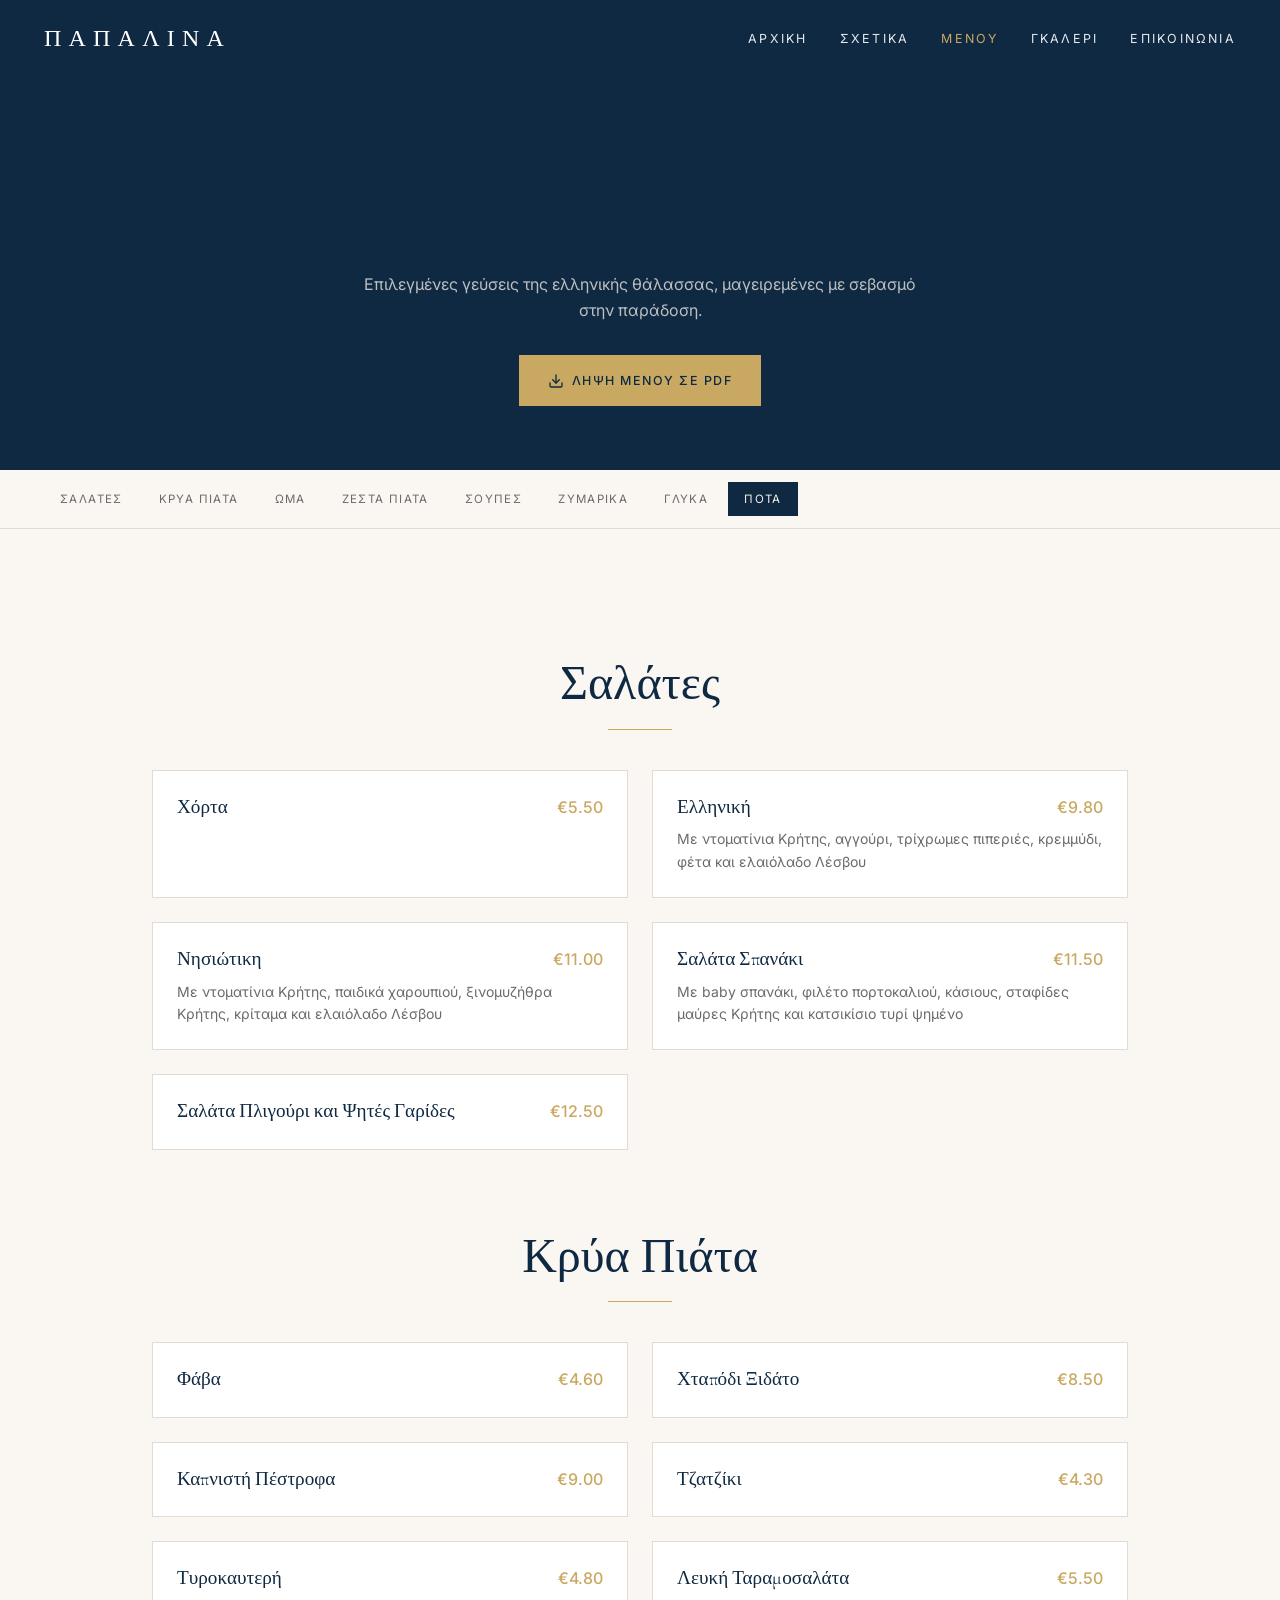
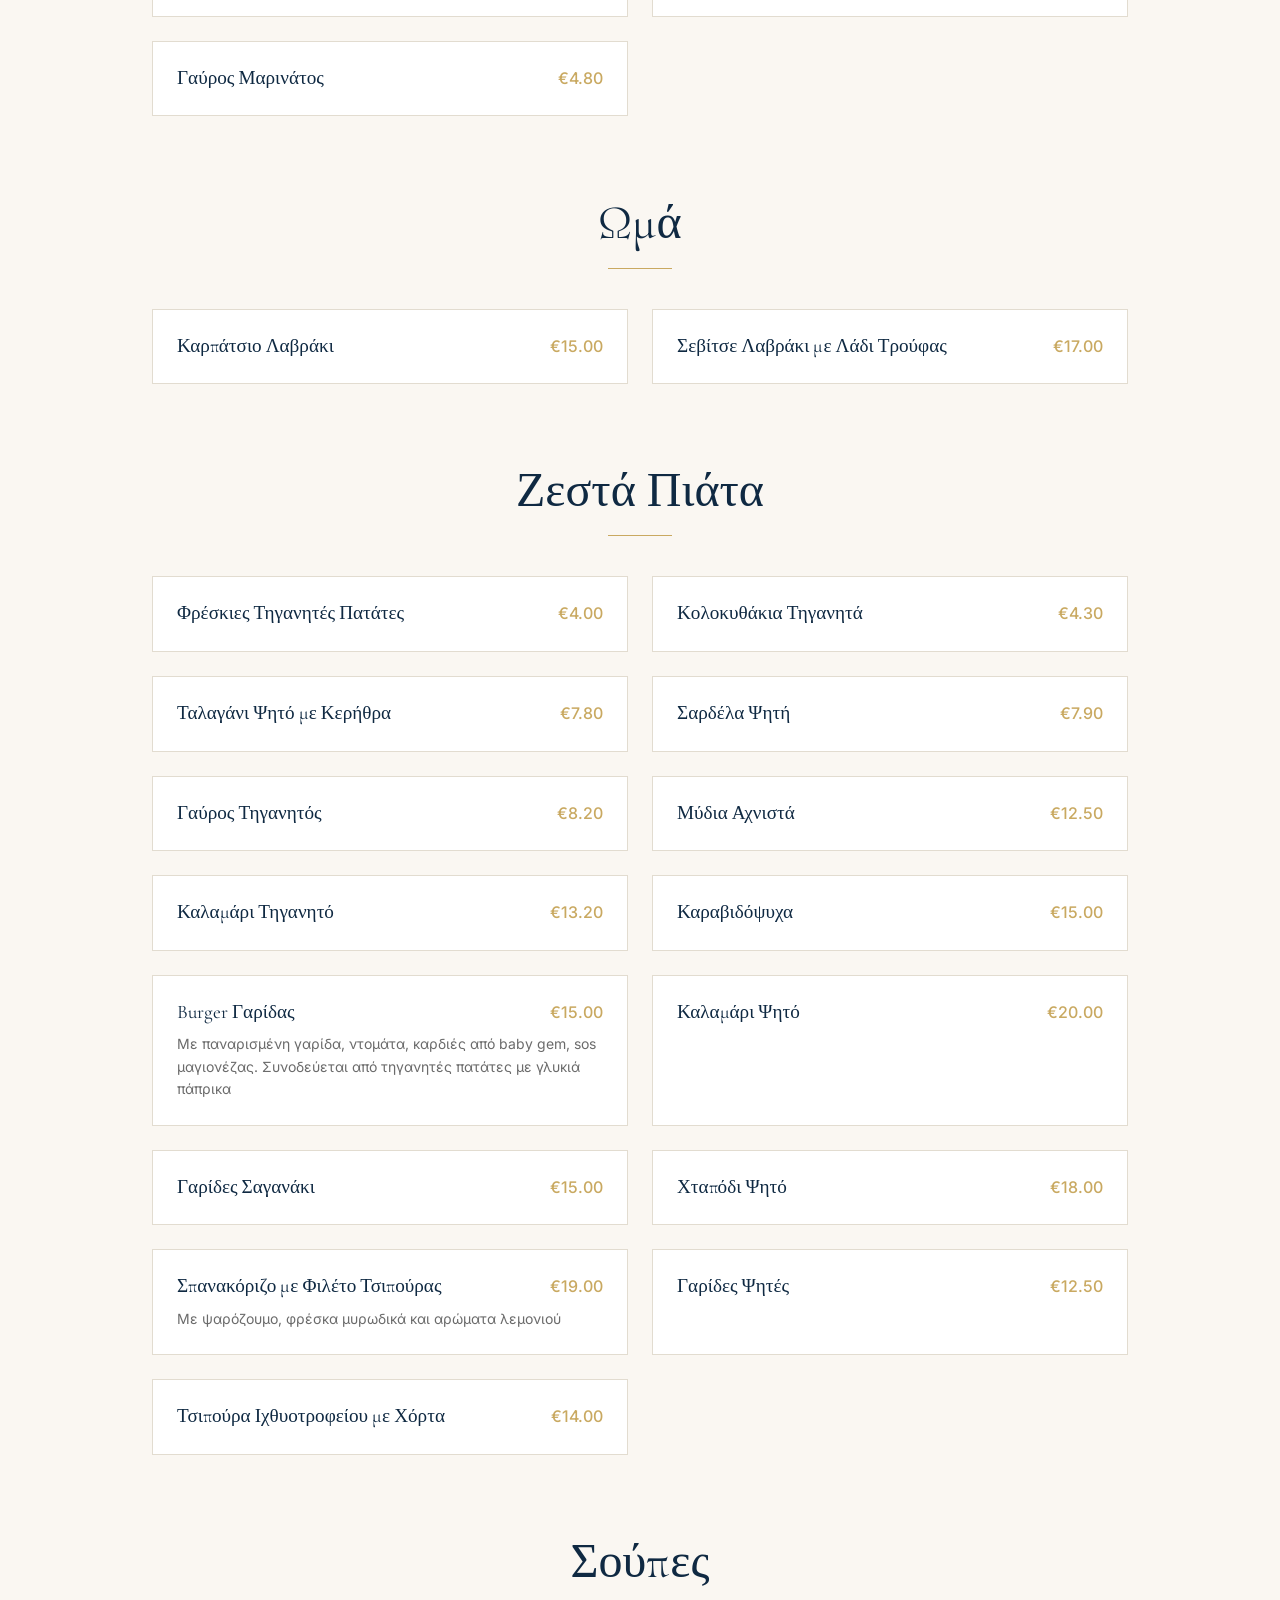
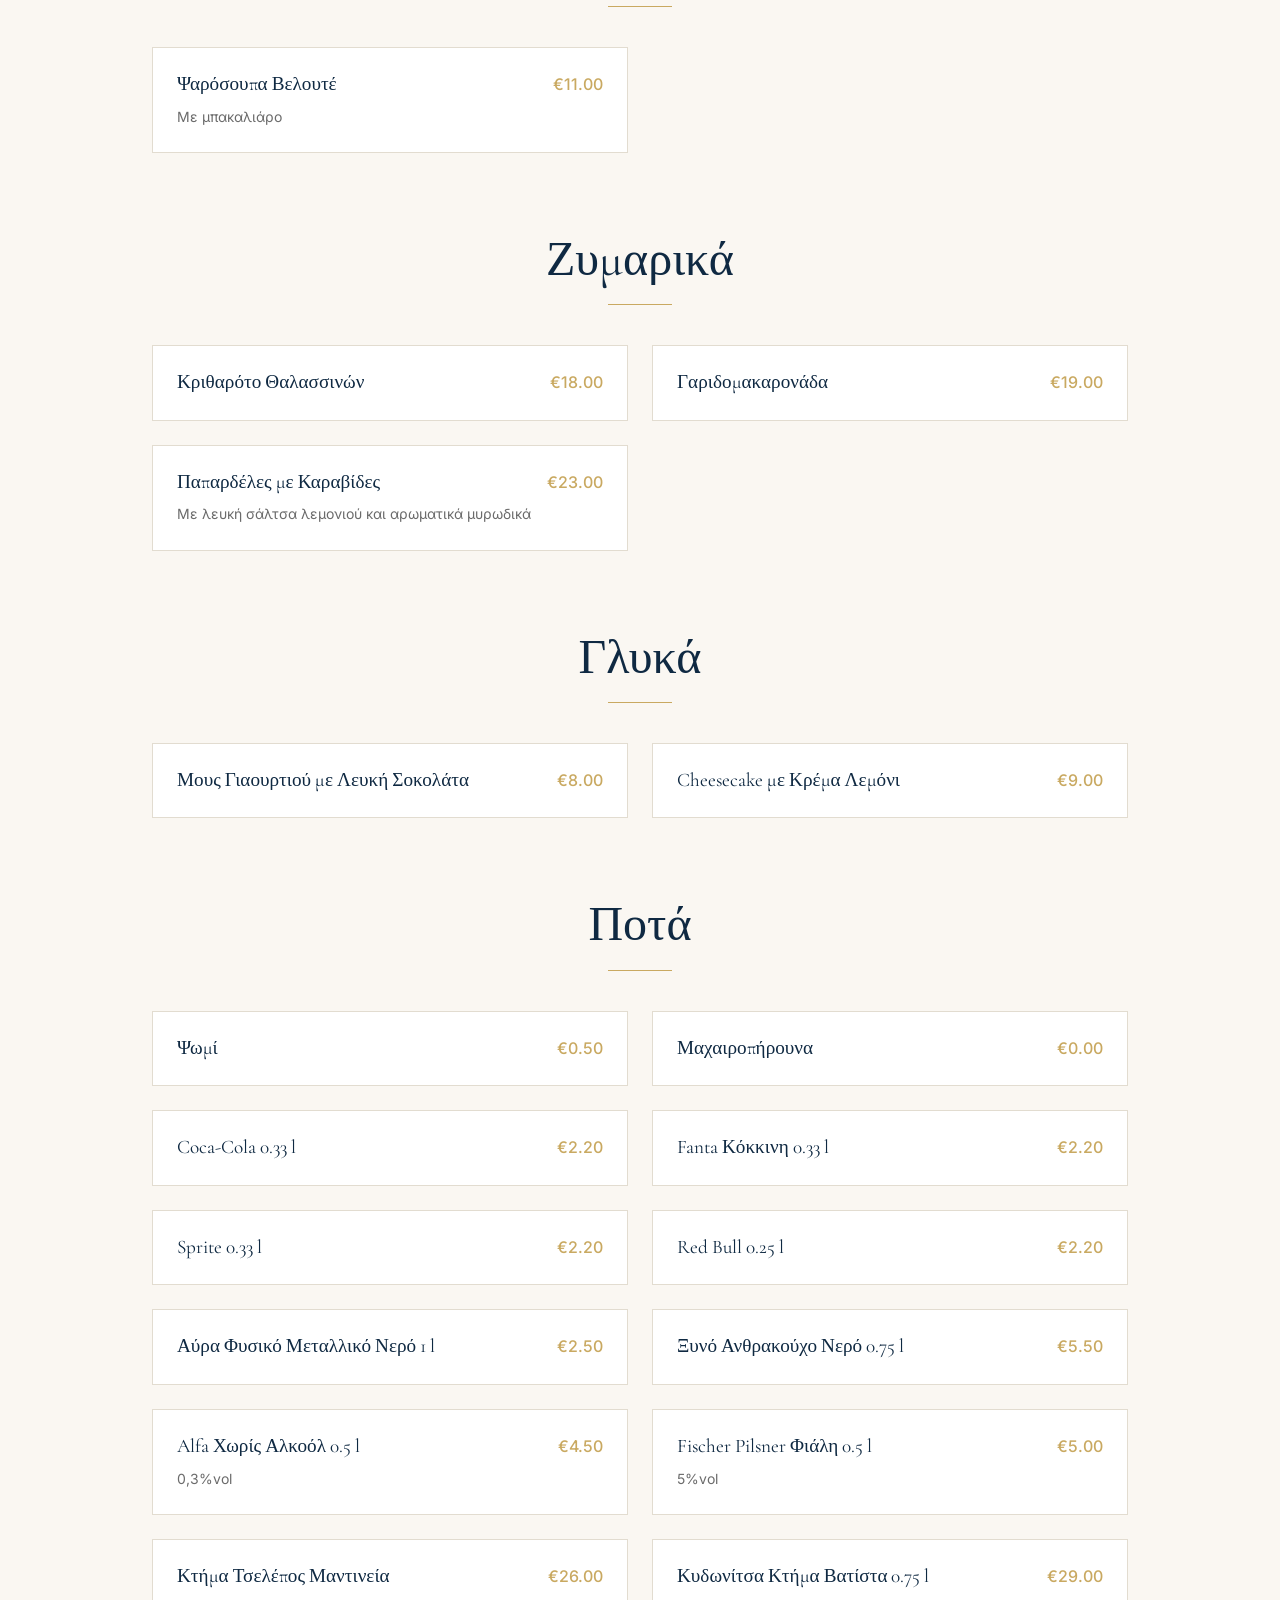
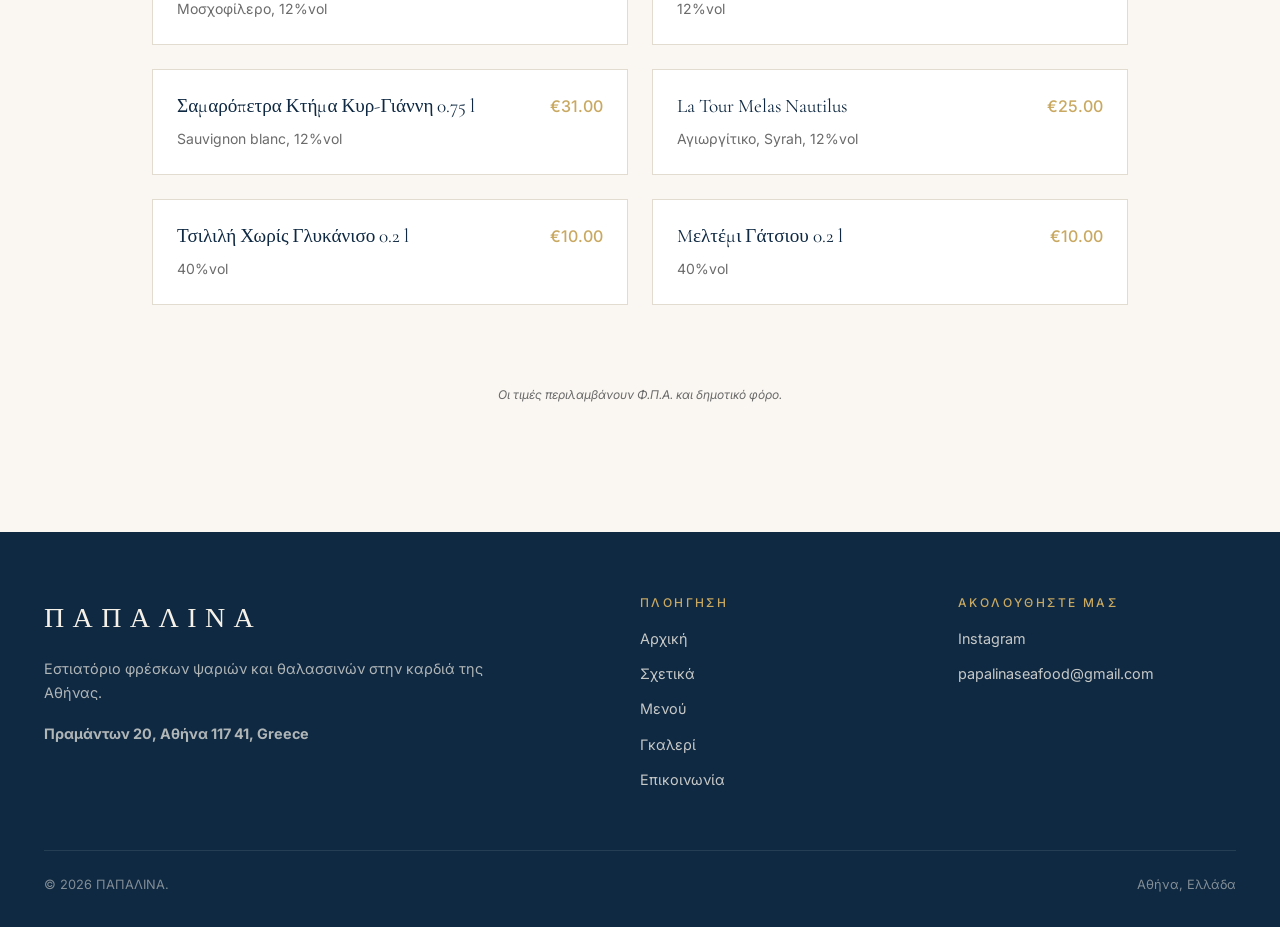
<file: menu.html>
<!DOCTYPE html>
<html lang="el">
<head>
<meta charset="UTF-8" />
<meta name="viewport" content="width=device-width, initial-scale=1.0" />
<title>Μενού — ΠΑΠΑΛΙΝΑ | Φρέσκα Ψάρια & Θαλασσινά</title>
<meta name="description" content="Το μενού της ΠΑΠΑΛΙΝΑ: φρέσκα ψάρια, θαλασσινά, ορεκτικά, σαλάτες, κυρίως πιάτα και επιδόρπια στην Αθήνα." />
<link rel="preconnect" href="https://fonts.googleapis.com"><link rel="preconnect" href="https://fonts.gstatic.com" crossorigin>
<link href="https://fonts.googleapis.com/css2?family=Cormorant+Garamond:wght@300;400;500&family=Inter:wght@300;400;500;600&display=swap" rel="stylesheet">
<link rel="stylesheet" href="css/style.css" />
</head>
<body>

<header class="site-header scrolled">
  <div class="container">
    <a href="index.html" class="brand">ΠΑΠΑΛΙΝΑ</a>
    <nav class="nav">
      <a href="index.html">Αρχική</a><a href="about.html">Σχετικά</a><a href="menu.html">Μενού</a><a href="gallery.html">Γκαλερί</a><a href="contact.html">Επικοινωνία</a>
    </nav>
    
    <button class="hamburger" aria-label="Μενού"><span></span><span></span><span></span></button>
  </div>
</header>

<main>
  <section class="page-header on-primary">
    <div class="container">
      <h1 class="font-display">Το Μενού μας</h1>
      <p>Επιλεγμένες γεύσεις της ελληνικής θάλασσας, μαγειρεμένες με σεβασμό στην παράδοση.</p>
      <a href="papalina-menu.pdf" download class="btn btn-accent" style="margin-top:2rem">
        <svg width="16" height="16" viewBox="0 0 24 24" fill="none" stroke="currentColor" stroke-width="2" stroke-linecap="round" stroke-linejoin="round"><path d="M21 15v4a2 2 0 0 1-2 2H5a2 2 0 0 1-2-2v-4"/><polyline points="7 10 12 15 17 10"/><line x1="12" y1="15" x2="12" y2="3"/></svg>
        Λήψη Μενού σε PDF
      </a>
    </div>
  </section>

 <div class="menu-nav">
  <div class="container" style="overflow-x:auto">
    <div class="menu-nav-inner">
      <button data-cat="salads" class="active">Σαλάτες</button>
      <button data-cat="cold">Κρύα Πιάτα</button>
      <button data-cat="raw">Ωμά</button>
      <button data-cat="hot">Ζεστά Πιάτα</button>
      <button data-cat="soups">Σούπες</button>
      <button data-cat="pasta">Ζυμαρικά</button>
      <button data-cat="desserts">Γλυκά</button>
      <button data-cat="drinks">Ποτά</button>
    </div>
  </div>
</div>

<section>
  <div class="container" style="max-width:64rem">

    <div id="salads" class="menu-section">
      <h2>Σαλάτες</h2>
      <div class="menu-divider"></div>
      <div class="menu-items">
        <article class="menu-item"><div class="menu-item-head"><h3>Χόρτα</h3><span class="price">€5.50</span></div></article>
        <article class="menu-item"><div class="menu-item-head"><h3>Ελληνική</h3><span class="price">€9.80</span></div><p>Με ντοματίνια Κρήτης, αγγούρι, τρίχρωμες πιπεριές, κρεμμύδι, φέτα και ελαιόλαδο Λέσβου</p></article>
        <article class="menu-item"><div class="menu-item-head"><h3>Νησιώτικη</h3><span class="price">€11.00</span></div><p>Με ντοματίνια Κρήτης, παιδικά χαρουπιού, ξινομυζήθρα Κρήτης, κρίταμα και ελαιόλαδο Λέσβου</p></article>
        <article class="menu-item"><div class="menu-item-head"><h3>Σαλάτα Σπανάκι</h3><span class="price">€11.50</span></div><p>Με baby σπανάκι, φιλέτο πορτοκαλιού, κάσιους, σταφίδες μαύρες Κρήτης και κατσικίσιο τυρί ψημένο</p></article>
        <article class="menu-item"><div class="menu-item-head"><h3>Σαλάτα Πλιγούρι και Ψητές Γαρίδες</h3><span class="price">€12.50</span></div></article>
      </div>
    </div>

    <div id="cold" class="menu-section">
      <h2>Κρύα Πιάτα</h2>
      <div class="menu-divider"></div>
      <div class="menu-items">
        <article class="menu-item"><div class="menu-item-head"><h3>Φάβα</h3><span class="price">€4.60</span></div></article>
        <article class="menu-item"><div class="menu-item-head"><h3>Χταπόδι Ξιδάτο</h3><span class="price">€8.50</span></div></article>
        <article class="menu-item"><div class="menu-item-head"><h3>Καπνιστή Πέστροφα</h3><span class="price">€9.00</span></div></article>
        <article class="menu-item"><div class="menu-item-head"><h3>Τζατζίκι</h3><span class="price">€4.30</span></div></article>
        <article class="menu-item"><div class="menu-item-head"><h3>Τυροκαυτερή</h3><span class="price">€4.80</span></div></article>
        <article class="menu-item"><div class="menu-item-head"><h3>Λευκή Ταραμοσαλάτα</h3><span class="price">€5.50</span></div></article>
        <article class="menu-item"><div class="menu-item-head"><h3>Γαύρος Μαρινάτος</h3><span class="price">€4.80</span></div></article>
      </div>
    </div>

    <div id="raw" class="menu-section">
      <h2>Ωμά</h2>
      <div class="menu-divider"></div>
      <div class="menu-items">
        <article class="menu-item"><div class="menu-item-head"><h3>Καρπάτσιο Λαβράκι</h3><span class="price">€15.00</span></div></article>
        <article class="menu-item"><div class="menu-item-head"><h3>Σεβίτσε Λαβράκι με Λάδι Τρούφας</h3><span class="price">€17.00</span></div></article>
      </div>
    </div>

    <div id="hot" class="menu-section">
      <h2>Ζεστά Πιάτα</h2>
      <div class="menu-divider"></div>
      <div class="menu-items">
        <article class="menu-item"><div class="menu-item-head"><h3>Φρέσκιες Τηγανητές Πατάτες</h3><span class="price">€4.00</span></div></article>
        <article class="menu-item"><div class="menu-item-head"><h3>Κολοκυθάκια Τηγανητά</h3><span class="price">€4.30</span></div></article>
        <article class="menu-item"><div class="menu-item-head"><h3>Ταλαγάνι Ψητό με Κερήθρα</h3><span class="price">€7.80</span></div></article>
        <article class="menu-item"><div class="menu-item-head"><h3>Σαρδέλα Ψητή</h3><span class="price">€7.90</span></div></article>
        <article class="menu-item"><div class="menu-item-head"><h3>Γαύρος Τηγανητός</h3><span class="price">€8.20</span></div></article>
        <article class="menu-item"><div class="menu-item-head"><h3>Μύδια Αχνιστά</h3><span class="price">€12.50</span></div></article>
        <article class="menu-item"><div class="menu-item-head"><h3>Καλαμάρι Τηγανητό</h3><span class="price">€13.20</span></div></article>
        <article class="menu-item"><div class="menu-item-head"><h3>Καραβιδόψυχα</h3><span class="price">€15.00</span></div></article>
        <article class="menu-item"><div class="menu-item-head"><h3>Burger Γαρίδας</h3><span class="price">€15.00</span></div><p>Με παναρισμένη γαρίδα, ντομάτα, καρδιές από baby gem, sos μαγιονέζας. Συνοδεύεται από τηγανητές πατάτες με γλυκιά πάπρικα</p></article>
        <article class="menu-item"><div class="menu-item-head"><h3>Καλαμάρι Ψητό</h3><span class="price">€20.00</span></div></article>
        <article class="menu-item"><div class="menu-item-head"><h3>Γαρίδες Σαγανάκι</h3><span class="price">€15.00</span></div></article>
        <article class="menu-item"><div class="menu-item-head"><h3>Χταπόδι Ψητό</h3><span class="price">€18.00</span></div></article>
        <article class="menu-item"><div class="menu-item-head"><h3>Σπανακόριζο με Φιλέτο Τσιπούρας</h3><span class="price">€19.00</span></div><p>Με ψαρόζουμο, φρέσκα μυρωδικά και αρώματα λεμονιού</p></article>
        <article class="menu-item"><div class="menu-item-head"><h3>Γαρίδες Ψητές</h3><span class="price">€12.50</span></div></article>
        <article class="menu-item"><div class="menu-item-head"><h3>Τσιπούρα Ιχθυοτροφείου με Χόρτα</h3><span class="price">€14.00</span></div></article>
      </div>
    </div>

    <div id="soups" class="menu-section">
      <h2>Σούπες</h2>
      <div class="menu-divider"></div>
      <div class="menu-items">
        <article class="menu-item"><div class="menu-item-head"><h3>Ψαρόσουπα Βελουτέ</h3><span class="price">€11.00</span></div><p>Με μπακαλιάρο</p></article>
      </div>
    </div>

    <div id="pasta" class="menu-section">
      <h2>Ζυμαρικά</h2>
      <div class="menu-divider"></div>
      <div class="menu-items">
        <article class="menu-item"><div class="menu-item-head"><h3>Κριθαρότο Θαλασσινών</h3><span class="price">€18.00</span></div></article>
        <article class="menu-item"><div class="menu-item-head"><h3>Γαριδομακαρονάδα</h3><span class="price">€19.00</span></div></article>
        <article class="menu-item"><div class="menu-item-head"><h3>Παπαρδέλες με Καραβίδες</h3><span class="price">€23.00</span></div><p>Με λευκή σάλτσα λεμονιού και αρωματικά μυρωδικά</p></article>
      </div>
    </div>

    <div id="desserts" class="menu-section">
      <h2>Γλυκά</h2>
      <div class="menu-divider"></div>
      <div class="menu-items">
        <article class="menu-item"><div class="menu-item-head"><h3>Μους Γιαουρτιού με Λευκή Σοκολάτα</h3><span class="price">€8.00</span></div></article>
        <article class="menu-item"><div class="menu-item-head"><h3>Cheesecake με Κρέμα Λεμόνι</h3><span class="price">€9.00</span></div></article>
      </div>
    </div>

    <div id="drinks" class="menu-section">
      <h2>Ποτά</h2>
      <div class="menu-divider"></div>
      <div class="menu-items">
        <article class="menu-item"><div class="menu-item-head"><h3>Ψωμί</h3><span class="price">€0.50</span></div></article>
        <article class="menu-item"><div class="menu-item-head"><h3>Μαχαιροπήρουνα</h3><span class="price">€0.00</span></div></article>
        <article class="menu-item"><div class="menu-item-head"><h3>Coca-Cola 0.33 l</h3><span class="price">€2.20</span></div></article>
        <article class="menu-item"><div class="menu-item-head"><h3>Fanta Κόκκινη 0.33 l</h3><span class="price">€2.20</span></div></article>
        <article class="menu-item"><div class="menu-item-head"><h3>Sprite 0.33 l</h3><span class="price">€2.20</span></div></article>
        <article class="menu-item"><div class="menu-item-head"><h3>Red Bull 0.25 l</h3><span class="price">€2.20</span></div></article>
        <article class="menu-item"><div class="menu-item-head"><h3>Αύρα Φυσικό Μεταλλικό Νερό 1 l</h3><span class="price">€2.50</span></div></article>
        <article class="menu-item"><div class="menu-item-head"><h3>Ξυνό Ανθρακούχο Νερό 0.75 l</h3><span class="price">€5.50</span></div></article>
        <article class="menu-item"><div class="menu-item-head"><h3>Alfa Χωρίς Αλκοόλ 0.5 l</h3><span class="price">€4.50</span></div><p>0,3%vol</p></article>
        <article class="menu-item"><div class="menu-item-head"><h3>Fischer Pilsner Φιάλη 0.5 l</h3><span class="price">€5.00</span></div><p>5%vol</p></article>
        <article class="menu-item"><div class="menu-item-head"><h3>Κτήμα Τσελέπος Μαντινεία</h3><span class="price">€26.00</span></div><p>Μοσχοφίλερο, 12%vol</p></article>
        <article class="menu-item"><div class="menu-item-head"><h3>Κυδωνίτσα Κτήμα Βατίστα 0.75 l</h3><span class="price">€29.00</span></div><p>12%vol</p></article>
        <article class="menu-item"><div class="menu-item-head"><h3>Σαμαρόπετρα Κτήμα Κυρ-Γιάννη 0.75 l</h3><span class="price">€31.00</span></div><p>Sauvignon blanc, 12%vol</p></article>
        <article class="menu-item"><div class="menu-item-head"><h3>La Tour Melas Nautilus</h3><span class="price">€25.00</span></div><p>Αγιωργίτικο, Syrah, 12%vol</p></article>
        <article class="menu-item"><div class="menu-item-head"><h3>Τσιλιλή Χωρίς Γλυκάνισο 0.2 l</h3><span class="price">€10.00</span></div><p>40%vol</p></article>
        <article class="menu-item"><div class="menu-item-head"><h3>Mελτέμι Γάτσιου 0.2 l</h3><span class="price">€10.00</span></div><p>40%vol</p></article>
      </div>
    </div>

    <p style="text-align:center;font-size:.75rem;color:var(--muted-foreground);font-style:italic;margin-top:4rem">
      Οι τιμές περιλαμβάνουν Φ.Π.Α. και δημοτικό φόρο.
    </p>
  </div>
</section>
  </section>
</main>

<footer class="site-footer">
  <div class="container">
    <div class="footer-grid">
      <div class="footer-brand"><div class="brand-name">ΠΑΠΑΛΙΝΑ</div><p>Εστιατόριο φρέσκων ψαριών και θαλασσινών στην καρδιά της Αθήνας.</p><p style="margin-top:1rem"><strong> Πραμάντων 20, Αθήνα 117 41, Greece</strong></p></div>
      <div class="footer-col"><h4>Πλοήγηση</h4><ul><li><a href="index.html">Αρχική</a></li><li><a href="about.html">Σχετικά</a></li><li><a href="menu.html">Μενού</a></li><li><a href="gallery.html">Γκαλερί</a></li><li><a href="contact.html">Επικοινωνία</a></li></ul></div>
      <div class="footer-col"><h4>Ακολουθήστε μας</h4><ul><li><a href="https://www.instagram.com/papalina.seafood/" target="_blank" rel="noopener">Instagram</a></li><li><a href="mailto:papalinaseafood@gmail.com">papalinaseafood@gmail.com</a></li></ul></div>
    </div>
    <div class="footer-bottom"><div>© <span id="year"></span> ΠΑΠΑΛΙΝΑ.</div><div>Αθήνα, Ελλάδα</div></div>
  </div>
</footer>

<script src="js/main.js"></script>
</body>
</html>
</file>
<file: css/style.css>
/* ============================================
   ΠΑΠΑΛΙΝΑ — Static Site Styles
   ============================================ */

:root {
  --primary: #0f2942;
  --primary-foreground: #f5f1e8;
  --accent: #c9a961;
  --accent-foreground: #0f2942;
  --background: #faf7f2;
  --foreground: #1a1a1a;
  --muted: #ece6db;
  --muted-foreground: #6b6b6b;
  --secondary: #ece6db;
  --card: #ffffff;
  --border: #e2dcd0;
  --input: #d8d0c2;
  --sea: #2c5f7c;
  --max: 1240px;
}

* { box-sizing: border-box; margin: 0; padding: 0; }
html { scroll-behavior: smooth; }
body {
  font-family: 'Inter', system-ui, -apple-system, sans-serif;
  background: var(--background);
  color: var(--foreground);
  line-height: 1.6;
  -webkit-font-smoothing: antialiased;
}
img { max-width: 100%; display: block; }
a { color: inherit; text-decoration: none; }
button { font: inherit; cursor: pointer; border: none; background: none; color: inherit; }

h1, h2, h3, h4 {
  font-family: 'Cormorant Garamond', 'Playfair Display', Georgia, serif;
  font-weight: 400;
  line-height: 1.15;
  color: var(--primary);
}

.font-display { font-family: 'Cormorant Garamond', Georgia, serif; letter-spacing: 0.15em; }
.container { width: 100%; max-width: var(--max); margin: 0 auto; padding: 0 1.5rem; }
.eyebrow {
  font-size: 0.7rem; letter-spacing: 0.28em; text-transform: uppercase;
  color: var(--sea); font-weight: 500;
}

/* ============= HEADER ============= */
.site-header {
  position: fixed; top: 0; left: 0; right: 0; z-index: 50;
  transition: background 0.3s, box-shadow 0.3s, padding 0.3s;
  padding: 1.25rem 0;
}
.site-header.scrolled {
  background: rgba(250, 247, 242, 0.95);
  backdrop-filter: blur(12px);
  box-shadow: 0 1px 0 rgba(0,0,0,0.05);
  padding: 0.75rem 0;
}
.site-header .container { display: flex; align-items: center; justify-content: space-between; }
.brand {
  font-family: 'Cormorant Garamond', serif;
  font-size: 1.5rem; letter-spacing: 0.3em; color: #fff;
}
.site-header.scrolled .brand { color: var(--primary); }
.nav { display: flex; gap: 2rem; }
.nav a {
  font-size: 0.78rem; letter-spacing: 0.18em; text-transform: uppercase;
  color: rgba(255,255,255,0.9); transition: color 0.2s;
}
.site-header.scrolled .nav a { color: var(--primary); }
.nav a:hover, .nav a.active { color: var(--accent); }
.hamburger {
  display: none; flex-direction: column; gap: 5px; padding: 0.5rem;
}
.hamburger span {
  width: 24px; height: 2px; background: #fff; transition: 0.3s;
}
.site-header.scrolled .hamburger span { background: var(--primary); }

@media (max-width: 768px) {
  .nav {
    position: fixed; top: 0; right: -100%; bottom: 0;
    width: 80%; max-width: 320px;
    background: var(--primary); flex-direction: column;
    padding: 6rem 2rem 2rem; gap: 1.5rem;
    transition: right 0.35s ease;
  }
  .nav.open { right: 0; }
  .nav a { color: #fff; font-size: 0.95rem; }
  .hamburger { display: flex; }
}


/* ============= HERO ============= */
.hero {
  position: relative; height: 100vh; min-height: 640px; overflow: hidden;
}
.hero-bg {
  position: absolute; inset: 0;
  animation: kenBurns 20s ease-out forwards;
}
.hero-bg img { width: 100%; height: 100%; object-fit: cover; }
.hero-overlay {
  position: absolute; inset: 0;
  background: linear-gradient(to bottom, rgba(0,0,0,0.4), rgba(0,0,0,0.3) 50%, rgba(0,0,0,0.7));
}
.hero-content {
  position: relative; z-index: 2; height: 100%;
  display: flex; flex-direction: column; align-items: center; justify-content: center;
  text-align: center; color: #fff; padding: 0 1.5rem;
}
.hero-est {
  font-size: 0.7rem; letter-spacing: 0.4em; text-transform: uppercase;
  color: rgba(255,255,255,0.8); margin-bottom: 1.5rem;
}
.hero-est .line {
  display: inline-block; width: 40px; height: 1px;
  background: var(--accent); vertical-align: middle; margin: 0 0.75rem;
}
.hero h1 {
  font-size: clamp(3.5rem, 10vw, 8rem); color: #fff;
  letter-spacing: 0.15em;
}
.hero p {
  margin-top: 1.5rem; max-width: 36rem; font-weight: 300;
  font-size: clamp(1rem, 1.5vw, 1.15rem); color: rgba(255,255,255,0.85);
}
.hero-actions { margin-top: 2.5rem; display: flex; flex-wrap: wrap; gap: 1rem; justify-content: center; }
.scroll-cue {
  position: absolute; bottom: 2rem; left: 50%; transform: translateX(-50%);
  color: rgba(255,255,255,0.6); font-size: 0.65rem; letter-spacing: 0.3em;
  text-transform: uppercase; z-index: 2;
}

/* ============= BUTTONS ============= */
.btn {
  display: inline-flex; align-items: center; gap: 0.5rem;
  padding: 0.9rem 1.75rem; font-size: 0.78rem;
  letter-spacing: 0.12em; text-transform: uppercase; font-weight: 500;
  transition: all 0.25s; border: 1px solid transparent;
}
.btn-accent { background: var(--accent); color: var(--accent-foreground); }
.btn-accent:hover { background: #b8985a; }
.btn-outline { border-color: rgba(255,255,255,0.4); color: #fff; }
.btn-outline:hover { background: #fff; color: var(--primary); }
.btn-primary { background: var(--primary); color: var(--primary-foreground); }
.btn-primary:hover { background: #0a1f33; }
.btn-ghost-accent {
  border-color: var(--accent); color: var(--accent);
}
.btn-ghost-accent:hover { background: var(--accent); color: var(--accent-foreground); }

/* ============= SECTIONS ============= */
section { padding: 6rem 0; }
@media (min-width: 768px) { section { padding: 8rem 0; } }

.bg-secondary { background: rgba(236, 230, 219, 0.4); }
.bg-primary { background: var(--primary); color: var(--primary-foreground); }
.bg-primary h1, .bg-primary h2, .bg-primary h3 { color: var(--primary-foreground); }

.section-head { text-align: center; max-width: 36rem; margin: 0 auto; }
.section-head h2 { font-size: clamp(2rem, 4vw, 3rem); margin-top: 1rem; }
.section-head p { margin-top: 1.25rem; color: var(--muted-foreground); }
.bg-primary .section-head p { color: rgba(245,241,232,0.7); }
.bg-primary .eyebrow { color: var(--accent); }

/* ============= GRID HELPERS ============= */
.grid { display: grid; gap: 1.5rem; }
.grid-2 { grid-template-columns: 1fr; }
.grid-3 { grid-template-columns: 1fr; }
.grid-4 { grid-template-columns: 1fr; }
@media (min-width: 640px) { .grid-2, .grid-4 { grid-template-columns: repeat(2, 1fr); } }
@media (min-width: 768px) { .grid-3 { grid-template-columns: repeat(3, 1fr); } }
@media (min-width: 1024px) { .grid-4 { grid-template-columns: repeat(4, 1fr); } }

/* ============= WELCOME ============= */
.welcome-grid {
  display: grid; gap: 3rem; align-items: center;
}
@media (min-width: 768px) {
  .welcome-grid { grid-template-columns: 1fr 1fr; gap: 5rem; }
}
.welcome h2 { font-size: clamp(2rem, 4vw, 3rem); margin-top: 1rem; }
.welcome p { margin-top: 1.5rem; color: var(--muted-foreground); font-size: 1.1rem; }
.framed { position: relative; }
.framed::before {
  content: ''; position: absolute; top: -1rem; left: -1rem; right: 3rem; bottom: 3rem;
  border: 1px solid rgba(201, 169, 97, 0.6);
}
.framed img { position: relative; width: 100%; height: 480px; object-fit: cover;  }

/* ============= FEATURE CARDS ============= */
.feature-card {
  padding: 2rem; background: var(--card); border: 1px solid var(--border);
  transition: border-color 0.2s;
}
.feature-card:hover { border-color: var(--accent); }
.feature-card svg { color: var(--sea); transition: color 0.2s; }
.feature-card:hover svg { color: var(--accent); }
.feature-card h3 { font-size: 1.5rem; margin-top: 1.25rem; }
.feature-card p { margin-top: 0.5rem; font-size: 0.9rem; color: var(--muted-foreground); }

/* ============= DISH CARDS ============= */
.dish-card .img-wrap {
  aspect-ratio: 4 / 5; overflow: hidden; background: var(--muted);
}
.dish-card img {
  width: 100%; height: 100%; object-fit: cover;
  transition: transform 0.7s;
}
.dish-card:hover img { transform: scale(1.05); }
.dish-meta {
  margin-top: 1.25rem; display: flex; align-items: baseline;
  justify-content: space-between; gap: 0.5rem;
}
.dish-meta h3 { font-size: 1.25rem; }
.dish-meta .price { color: var(--accent); font-weight: 500; font-family: 'Inter', sans-serif; }

/* ============= GALLERY ============= */
.gallery-grid {
  display: grid; gap: 0.75rem;
  grid-template-columns: repeat(2, 1fr);
}
@media (min-width: 768px) { .gallery-grid { grid-template-columns: repeat(3, 1fr); gap: 1rem; } }
@media (min-width: 1024px) { .gallery-grid { grid-template-columns: repeat(4, 1fr); } }
.gallery-item {
  position: relative; overflow: hidden; background: var(--muted);
  aspect-ratio: 1; cursor: pointer; display: block; width: 100%;
}
.gallery-item.tall { aspect-ratio: 3/4; grid-row: span 2; }
@media (min-width: 640px) { .gallery-item.tall { aspect-ratio: 3/5; } }
.gallery-item img {
  width: 100%; height: 100%; object-fit: cover;
  transition: transform 0.7s;
}
.gallery-item:hover img { transform: scale(1.1); }
.gallery-preview {
  display: grid; gap: 1rem; margin-top: 3.5rem;
  grid-template-columns: repeat(2, 1fr);
}
@media (min-width: 1024px) { .gallery-preview { grid-template-columns: repeat(4, 1fr); } }
.gallery-preview > div { aspect-ratio: 1; overflow: hidden; }
.gallery-preview img {
  width: 100%; height: 100%; object-fit: cover; transition: transform 0.7s;
}
.gallery-preview img:hover { transform: scale(1.1); }

/* ============= LIGHTBOX ============= */
.lightbox {
  position: fixed; inset: 0; z-index: 100;
  background: rgba(0,0,0,0.95);
  display: none; align-items: center; justify-content: center; padding: 1rem;
}
.lightbox.open { display: flex; animation: fadeIn 0.25s; }
.lightbox img { max-height: 85vh; max-width: 90vw; object-fit: contain; }
.lightbox button {
  position: absolute; color: rgba(255,255,255,0.85); padding: 0.5rem;
}
.lightbox button:hover { color: #fff; }
.lb-close { top: 1.25rem; right: 1.25rem; }
.lb-prev { left: 1rem; top: 50%; transform: translateY(-50%); }
.lb-next { right: 1rem; top: 50%; transform: translateY(-50%); }
.lb-caption {
  position: absolute; bottom: 1.5rem; left: 0; right: 0;
  text-align: center; color: rgba(255,255,255,0.7); font-size: 0.9rem;
}

/* ============= PAGE HEADER ============= */
.page-header {
  padding-top: 9rem; padding-bottom: 4rem; text-align: center;
}
.page-header h1 {
  font-size: clamp(3rem, 7vw, 5rem); margin-top: 1rem;
  letter-spacing: 0.05em;
}
.page-header p {
  max-width: 36rem; margin: 1.25rem auto 0;
  color: var(--muted-foreground);
}
.page-header.on-primary { background: var(--primary); color: var(--primary-foreground); }
.page-header.on-primary p { color: rgba(245,241,232,0.75); }
.page-header.on-primary .eyebrow { color: var(--accent); }

/* ============= MENU PAGE ============= */
.menu-nav {
  position: sticky; top: 70px; z-index: 30;
  background: rgba(250,247,242,0.95);
  backdrop-filter: blur(12px);
  border-bottom: 1px solid var(--border);
}
.menu-nav-inner {
  display: flex; gap: 0.25rem; padding: 0.75rem 0;
  overflow-x: auto; min-width: max-content;
}
.menu-nav button {
  padding: 0.5rem 1rem; font-size: 0.72rem; letter-spacing: 0.12em;
  text-transform: uppercase; white-space: nowrap;
  color: var(--muted-foreground); transition: all 0.2s;
}
.menu-nav button.active { background: var(--primary); color: var(--primary-foreground); }
.menu-nav button:hover { color: var(--primary); }
.menu-nav button.active:hover { color: var(--primary-foreground); }

.menu-section { scroll-margin-top: 10rem; margin-bottom: 5rem; }
.menu-section h2 { text-align: center; font-size: clamp(2rem, 4vw, 3rem); }
.menu-section .subtitle {
  text-align: center; font-size: 0.85rem; font-style: italic;
  color: var(--muted-foreground); margin-top: 0.5rem;
}
.menu-divider { width: 64px; height: 1px; background: var(--accent); margin: 1rem auto 2.5rem; }
.menu-items { display: grid; gap: 1.5rem; }
@media (min-width: 640px) { .menu-items { grid-template-columns: repeat(2, 1fr); } }
.menu-item {
  padding: 1.5rem; background: var(--card); border: 1px solid var(--border);
  transition: border-color 0.2s;
}
.menu-item:hover { border-color: rgba(201, 169, 97, 0.6); }
.menu-item-head {
  display: flex; align-items: baseline; justify-content: space-between; gap: 1rem;
}
.menu-item h3 { font-size: 1.2rem; }
.menu-item .price {
  color: var(--accent); font-weight: 500; white-space: nowrap;
  font-family: 'Inter', sans-serif;
}
.menu-item p {
  margin-top: 0.5rem; font-size: 0.875rem;
  color: var(--muted-foreground); line-height: 1.6;
}

/* ============= CONTACT ============= */
.contact-grid { display: grid; gap: 2.5rem; }
@media (min-width: 1024px) { .contact-grid { grid-template-columns: 1fr 1fr; } }
.info-card {
  display: flex; gap: 1rem; padding: 1.5rem;
  background: var(--card); border: 1px solid var(--border);
  transition: border-color 0.2s; margin-bottom: 1.5rem;
}
.info-card:hover { border-color: rgba(201,169,97,0.6); }
.info-icon {
  width: 44px; height: 44px; flex-shrink: 0;
  display: grid; place-items: center; border-radius: 50%;
  background: var(--secondary); color: var(--sea);
}
.info-card .label {
  font-size: 0.7rem; letter-spacing: 0.14em;
  text-transform: uppercase; color: var(--muted-foreground);
}
.info-card .value { margin-top: 0.25rem; }
.info-card .value div + div { margin-top: 0.15rem; }

form.contact-form {
  background: var(--card); border: 1px solid var(--border);
  padding: 2rem;
}
@media (min-width: 768px) { form.contact-form { padding: 2.5rem; } }
form.contact-form h2 { font-size: 1.5rem; }
form.contact-form > p { margin-top: 0.5rem; font-size: 0.875rem; color: var(--muted-foreground); }
.field { margin-top: 1rem; }
.field label {
  display: block; font-size: 0.7rem; letter-spacing: 0.14em;
  text-transform: uppercase; color: var(--muted-foreground); margin-bottom: 0.5rem;
}
.field input, .field textarea {
  width: 100%; background: var(--background); border: 1px solid var(--input);
  padding: 0.75rem 1rem; font: inherit; font-size: 0.9rem;
  transition: border-color 0.2s;
}
.field input:focus, .field textarea:focus {
  outline: none; border-color: var(--accent);
}
.field textarea { resize: none; }
.form-submit {
  width: 100%; margin-top: 1.5rem; justify-content: center;
}
.form-submit:disabled { opacity: 0.6; cursor: default; }

.map-wrap {
  aspect-ratio: 16/9; overflow: hidden; border: 1px solid var(--border);
}
@media (min-width: 768px) { .map-wrap { aspect-ratio: 21/9; } }
.map-wrap iframe { width: 100%; height: 100%; border: 0; }
/*==============RESERVATIONS==========*/
#reservation {
  margin-top: 40px;
}

#reservation input,
#reservation button {
  width: 100%;
  padding: 10px;
  margin-bottom: 10px;
}
/* Reservation Select Fields */

.contact-form select {
    width: 100%;
    height: 55px;
    padding: 0 18px;
    border: 1px solid #d9d9d9;
    border-radius: 5px;
    background: #fff;
    color: #555;
    font-size: 15px;
    font-family: inherit;
    outline: none;
    cursor: pointer;
    transition: all .3s ease;
    appearance: none;
    -webkit-appearance: none;
    -moz-appearance: none;

    /* arrow */
    background-image:
        linear-gradient(45deg, transparent 50%, #666 50%),
        linear-gradient(135deg, #666 50%, transparent 50%);
    background-position:
        calc(100% - 22px) calc(50% - 3px),
        calc(100% - 16px) calc(50% - 3px);
    background-size: 6px 6px;
    background-repeat: no-repeat;
}

.contact-form select:focus {
    border-color: #0d6efd;
}

/* ============= FOOTER ============= */
.site-footer {
  background: var(--primary); color: var(--primary-foreground);
  padding: 4rem 0 2rem;
}
.footer-grid {
  display: grid; gap: 2.5rem;
}
@media (min-width: 768px) { .footer-grid { grid-template-columns: 2fr 1fr 1fr; } }
.footer-brand .brand-name {
  font-family: 'Cormorant Garamond', serif;
  font-size: 1.75rem; letter-spacing: 0.3em;
}
.footer-brand p {
  margin-top: 1rem; color: rgba(245,241,232,0.7);
  max-width: 30rem; font-size: 0.9rem; line-height: 1.7;
}
.footer-col h4 {
  color: var(--accent); font-size: 0.75rem;
  letter-spacing: 0.2em; text-transform: uppercase; font-family: 'Inter', sans-serif;
  font-weight: 500;
}
.footer-col ul { list-style: none; margin-top: 1rem; }
.footer-col li { margin-bottom: 0.6rem; }
.footer-col a {
  color: rgba(245,241,232,0.8); font-size: 0.9rem;
  transition: color 0.2s;
}
.footer-col a:hover { color: var(--accent); }
.footer-bottom {
  margin-top: 3rem; padding-top: 1.5rem;
  border-top: 1px solid rgba(245,241,232,0.1);
  display: flex; flex-wrap: wrap; gap: 1rem; justify-content: space-between;
  font-size: 0.8rem; color: rgba(245,241,232,0.5);
}

/* ============= ANIMATIONS ============= */
@keyframes kenBurns {
  0% { transform: scale(1); }
  100% { transform: scale(1.08); }
}
@keyframes fadeUp {
  from { opacity: 0; transform: translateY(20px); }
  to { opacity: 1; transform: translateY(0); }
}
@keyframes fadeIn {
  from { opacity: 0; } to { opacity: 1; }
}
.animate-fade-up { animation: fadeUp 0.8s ease-out both; }
.animate-fade-in { animation: fadeIn 0.8s ease-out both; }

.reveal { opacity: 0; transform: translateY(24px); transition: opacity 0.7s, transform 0.7s; }
.reveal.visible { opacity: 1; transform: translateY(0); }

/*=========== menu nav mobile =========*/

@media (max-width: 768px) {
  .site-header {
    z-index: 99999 !important;
  }

  .nav {
    position: fixed !important;
    top: 0 !important;
    right: 0 !important;

    width: 80vw !important;
    max-width: 320px !important;
    height: 100vh !important;
    min-height: 100vh !important;

    background: #0f2942 !important;

    display: flex !important;
    flex-direction: column !important;
    align-items: flex-start !important;

    padding: 6rem 2rem 2rem !important;
    gap: 1.5rem !important;

    transform: translateX(100%) !important;
    transition: transform 0.35s ease !important;

    z-index: 999999 !important;
  }

  .nav.open {
    transform: translateX(0) !important;
  }

  .nav a {
    color: #fff !important;
    opacity: 1 !important;
    visibility: visible !important;
  }

  .hamburger {
    display: flex !important;
    position: relative !important;
    z-index: 1000000 !important;
  }
}

@media (max-width: 768px) {
  .nav-close {
    display: block;
    position: absolute;
    top: 1.2rem;
    right: 1.5rem;
    font-size: 2rem;
    color: #fff;
    z-index: 1000001;
  }

  body.menu-open::before {
    content: "";
    position: fixed;
    inset: 0;
    background: rgba(0,0,0,0.45);
    z-index: 999998;
  }

  .nav {
    z-index: 999999 !important;
  }
}

@media (min-width: 769px) {
  .nav-close {
    display: none;
  }
  
}
@media (max-width: 768px) {
  .nav.open ~ .hamburger span {
    background: #fff !important;
  }

  .nav.open ~ .hamburger {
    position: fixed;
    top: 20px;
    right: 20px;
    z-index: 1000000;
  }
}
</file>
<file: css/admin.css>
*{
    margin:0;
    padding:0;
    box-sizing:border-box;
}

body{
    font-family:Arial, Helvetica, sans-serif;
    background:#f4f7fb;
    color:#1f2937;
}

.admin-page{
    max-width:1400px;
    margin:auto;
    padding:40px;
}

.admin-header{
    display:flex;
    justify-content:space-between;
    align-items:center;
    margin-bottom:40px;
}

.admin-header h1{
    font-size:2rem;
    color:#0f172a;
    margin-bottom:6px;
}

.admin-header p{
    color:#64748b;
    font-size:1rem;
}

.system-status{
    display:flex;
    align-items:center;
    gap:10px;
    background:#fff;
    padding:12px 20px;
    border-radius:12px;
    box-shadow:0 8px 25px rgba(0,0,0,.08);
    font-weight:600;
}

.system-status span{
    width:12px;
    height:12px;
    border-radius:50%;
    background:#22c55e;
}
.stats-grid{

    display:grid;

    grid-template-columns:repeat(4,1fr);

    gap:25px;

    margin-bottom:40px;

}

.stat-card{

    background:#fff;

    border-radius:18px;

    padding:30px;

    box-shadow:0 10px 30px rgba(0,0,0,.08);

}

.stat-card h2{

    font-size:2.3rem;

    color:#0f172a;

    margin-bottom:10px;

}

.stat-card p{

    color:#64748b;

    font-weight:600;

}
.admin-filters{
    display:flex;
    gap:12px;
    margin-bottom:30px;
    flex-wrap:wrap;
}

.filter-btn{
    background:#fff;
    border:none;
    padding:12px 18px;
    border-radius:10px;
    font-weight:600;
    color:#334155;
    cursor:pointer;
}

.filter-btn.active{
    background:#0f172a;
    color:#fff;
}

.reservations-section h2{
    margin-bottom:18px;
    color:#0f172a;
}

.reservations-list{
    display:grid;
    gap:16px;
}

.table-wrapper{

    background:#fff;

    border-radius:18px;

    overflow:hidden;

    box-shadow:0 10px 30px rgba(0,0,0,.08);

}

.reservations-table{

    width:100%;

    border-collapse:collapse;

}

.reservations-table th{

    background:#0f172a;

    color:#fff;

    text-align:left;

    padding:18px;

    font-size:.95rem;

}

.reservations-table td{

    padding:18px;

    border-bottom:1px solid #e5e7eb;

}

.reservations-table tbody tr:hover{

    background:#f8fafc;

}

.add-reservation-btn{
    background:#0f172a;
    color:#fff;
    border:none;
    padding:12px 18px;
    border-radius:12px;
    font-weight:700;
    cursor:pointer;
}

.modal-overlay{
    position:fixed;
    inset:0;
    background:rgba(15,23,42,.55);
    display:none;
    align-items:center;
    justify-content:center;
    padding:20px;
    z-index:100;
}

.modal-overlay.open{
    display:flex;
}

.modal-box{
    background:#fff;
    width:100%;
    max-width:460px;
    border-radius:18px;
    padding:28px;
    box-shadow:0 20px 60px rgba(0,0,0,.25);
}

.modal-box h2{
    margin-bottom:20px;
    color:#0f172a;
}

.modal-box input,
.modal-box select{
    width:100%;
    padding:13px 14px;
    margin-bottom:12px;
    border:1px solid #d1d5db;
    border-radius:10px;
    font:inherit;
}

.modal-actions{
    display:flex;
    gap:12px;
    margin-top:10px;
}

.modal-actions button{
    flex:1;
    padding:13px;
    border:none;
    border-radius:10px;
    font-weight:700;
    cursor:pointer;
}

.btn-cancel{
    background:#e5e7eb;
    color:#111827;
}

.btn-save{
    background:#0f172a;
    color:#fff;
}

#adminFormMessage{
    margin:8px 0;
    font-weight:600;
}
.status{

    display:inline-block;

    padding:6px 14px;

    border-radius:999px;

    font-size:.85rem;

    font-weight:700;

}

.pending{

    background:#FEF3C7;

    color:#92400E;

}

.confirmed{

    background:#DCFCE7;

    color:#166534;

}

.cancelled{

    background:#FEE2E2;

    color:#991B1B;

}
.action-buttons{
    display:flex;
    gap:8px;
    flex-wrap:wrap;
}

.action-btn{
    border:none;
    padding:8px 12px;
    border-radius:8px;
    font-weight:700;
    cursor:pointer;
    font-size:.85rem;
}

.confirm-btn{
    background:#dcfce7;
    color:#166534;
}

.edit-btn{
    background:#fef3c7;
    color:#92400e;
}

.cancel-btn{
    background:#fee2e2;
    color:#991b1b;
}
.admin-search{
    margin-bottom:25px;
}

.admin-search input{
    width:100%;
    max-width:420px;
    padding:14px 16px;
    border:1px solid #d1d5db;
    border-radius:12px;
    font:inherit;
}
.login-page{
    min-height:100vh;
    display:flex;
    align-items:center;
    justify-content:center;
    padding:20px;
}

.login-box{
    width:100%;
    max-width:420px;
    background:#fff;
    padding:35px;
    border-radius:18px;
    box-shadow:0 20px 60px rgba(0,0,0,.12);
}

.login-box h1{
    color:#0f172a;
    margin-bottom:6px;
}

.login-box p{
    color:#64748b;
    margin-bottom:22px;
}

.login-box input{
    width:100%;
    padding:14px 16px;
    margin-bottom:14px;
    border:1px solid #d1d5db;
    border-radius:12px;
    font:inherit;
}

.login-box button{
    width:100%;
    padding:14px;
    border:none;
    border-radius:12px;
    background:#0f172a;
    color:#fff;
    font-weight:800;
    cursor:pointer;
}

#loginMessage{
    margin:4px 0 14px;
    font-weight:700;
}
.logout-btn{
    background:#e5e7eb;
    color:#111827;
    border:none;
    padding:12px 18px;
    border-radius:12px;
    font-weight:700;
    cursor:pointer;
}
/* ==========================
   MOBILE ADMIN
========================== */

@media (max-width: 768px){

    .admin-page{
        padding:20px;
    }

    .admin-header{
        flex-direction:column;
        align-items:flex-start;
        gap:20px;
    }

    .admin-header > div:last-child{
        width:100%;
        display:flex;
        flex-wrap:wrap;
        gap:10px;
    }

    .system-status,
    .add-reservation-btn,
    .logout-btn{
        width:100%;
        justify-content:center;
        text-align:center;
    }

    .admin-filters{
        display:grid;
        grid-template-columns:1fr 1fr;
        gap:10px;
    }

    .filter-btn{
        width:100%;
    }

    .admin-search input{
        max-width:100%;
    }

    .table-wrapper{
        overflow-x:auto;
        -webkit-overflow-scrolling:touch;
    }

    .reservations-table{
        min-width:900px;
    }

    .stats-grid{
        grid-template-columns:1fr 1fr;
        gap:15px;
    }

    .stat-card{
        padding:22px;
    }

    .stat-card h2{
        font-size:2rem;
    }

}
</file>
